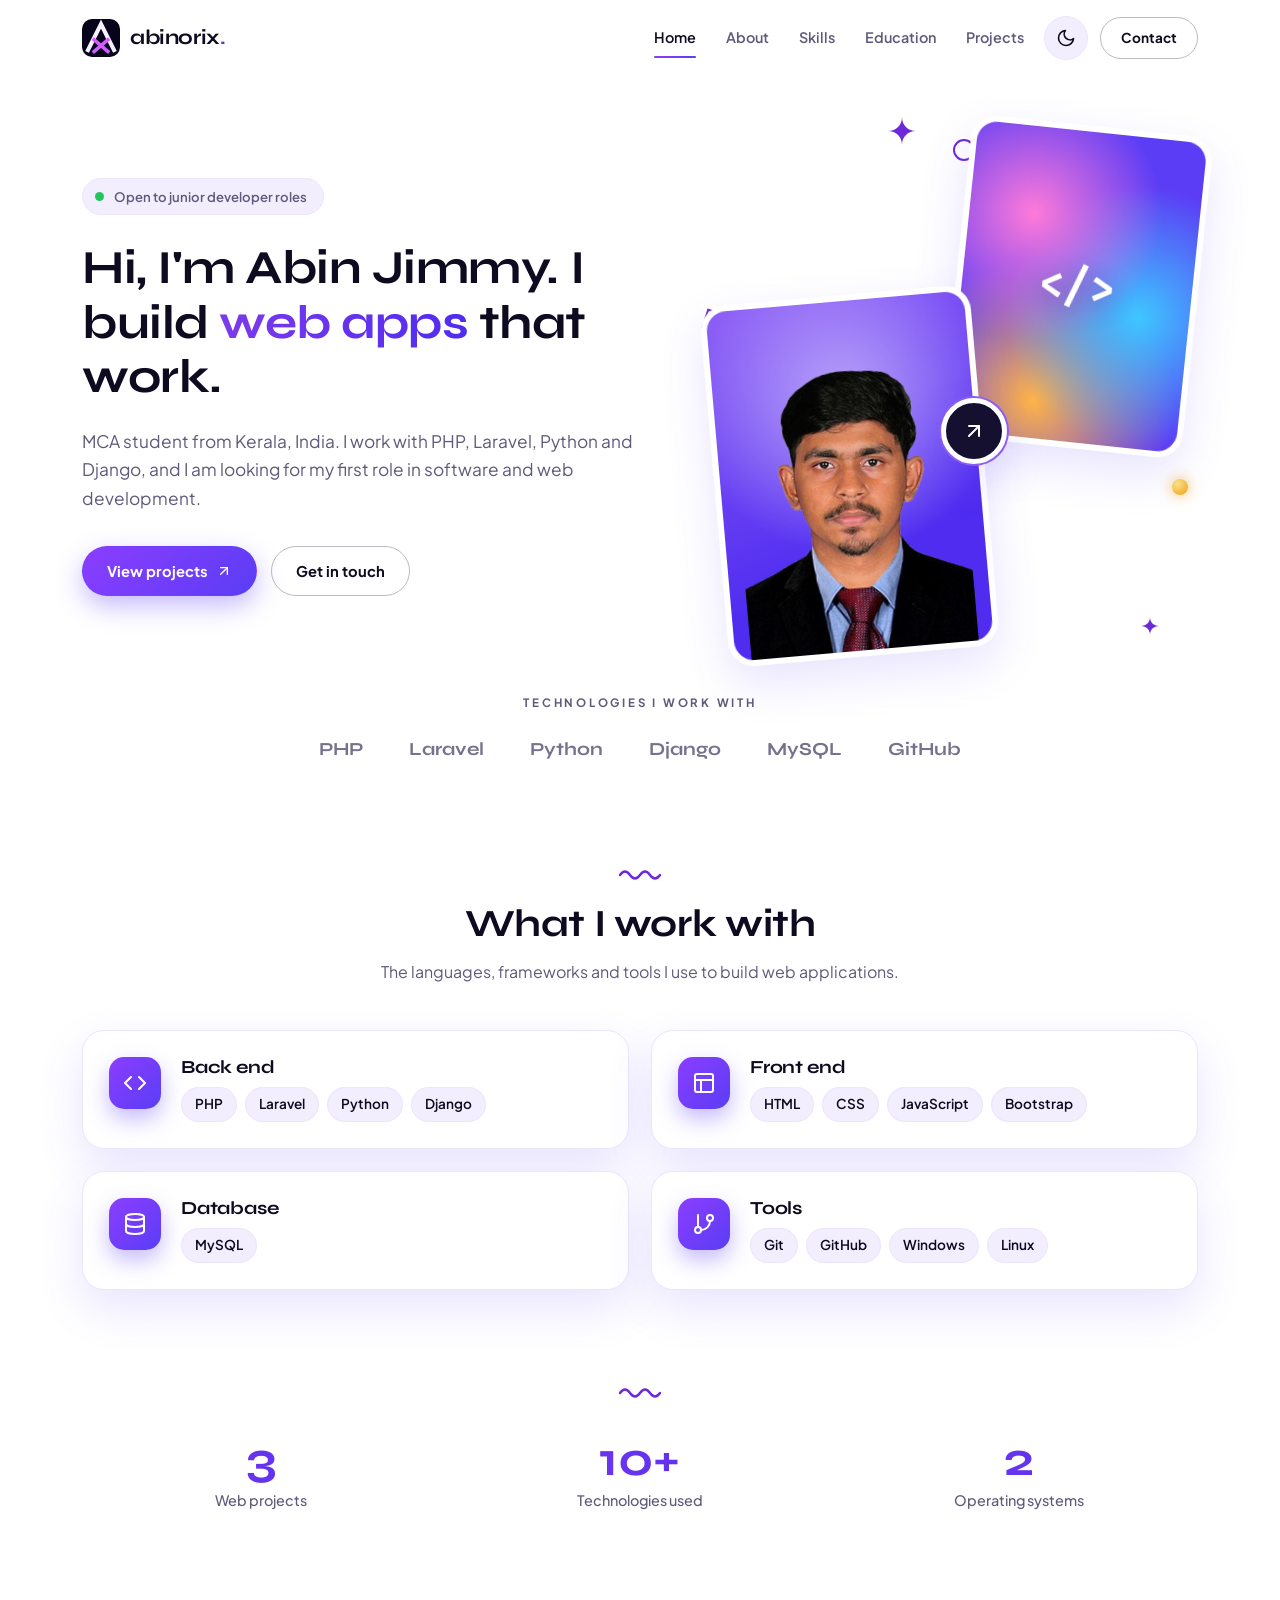
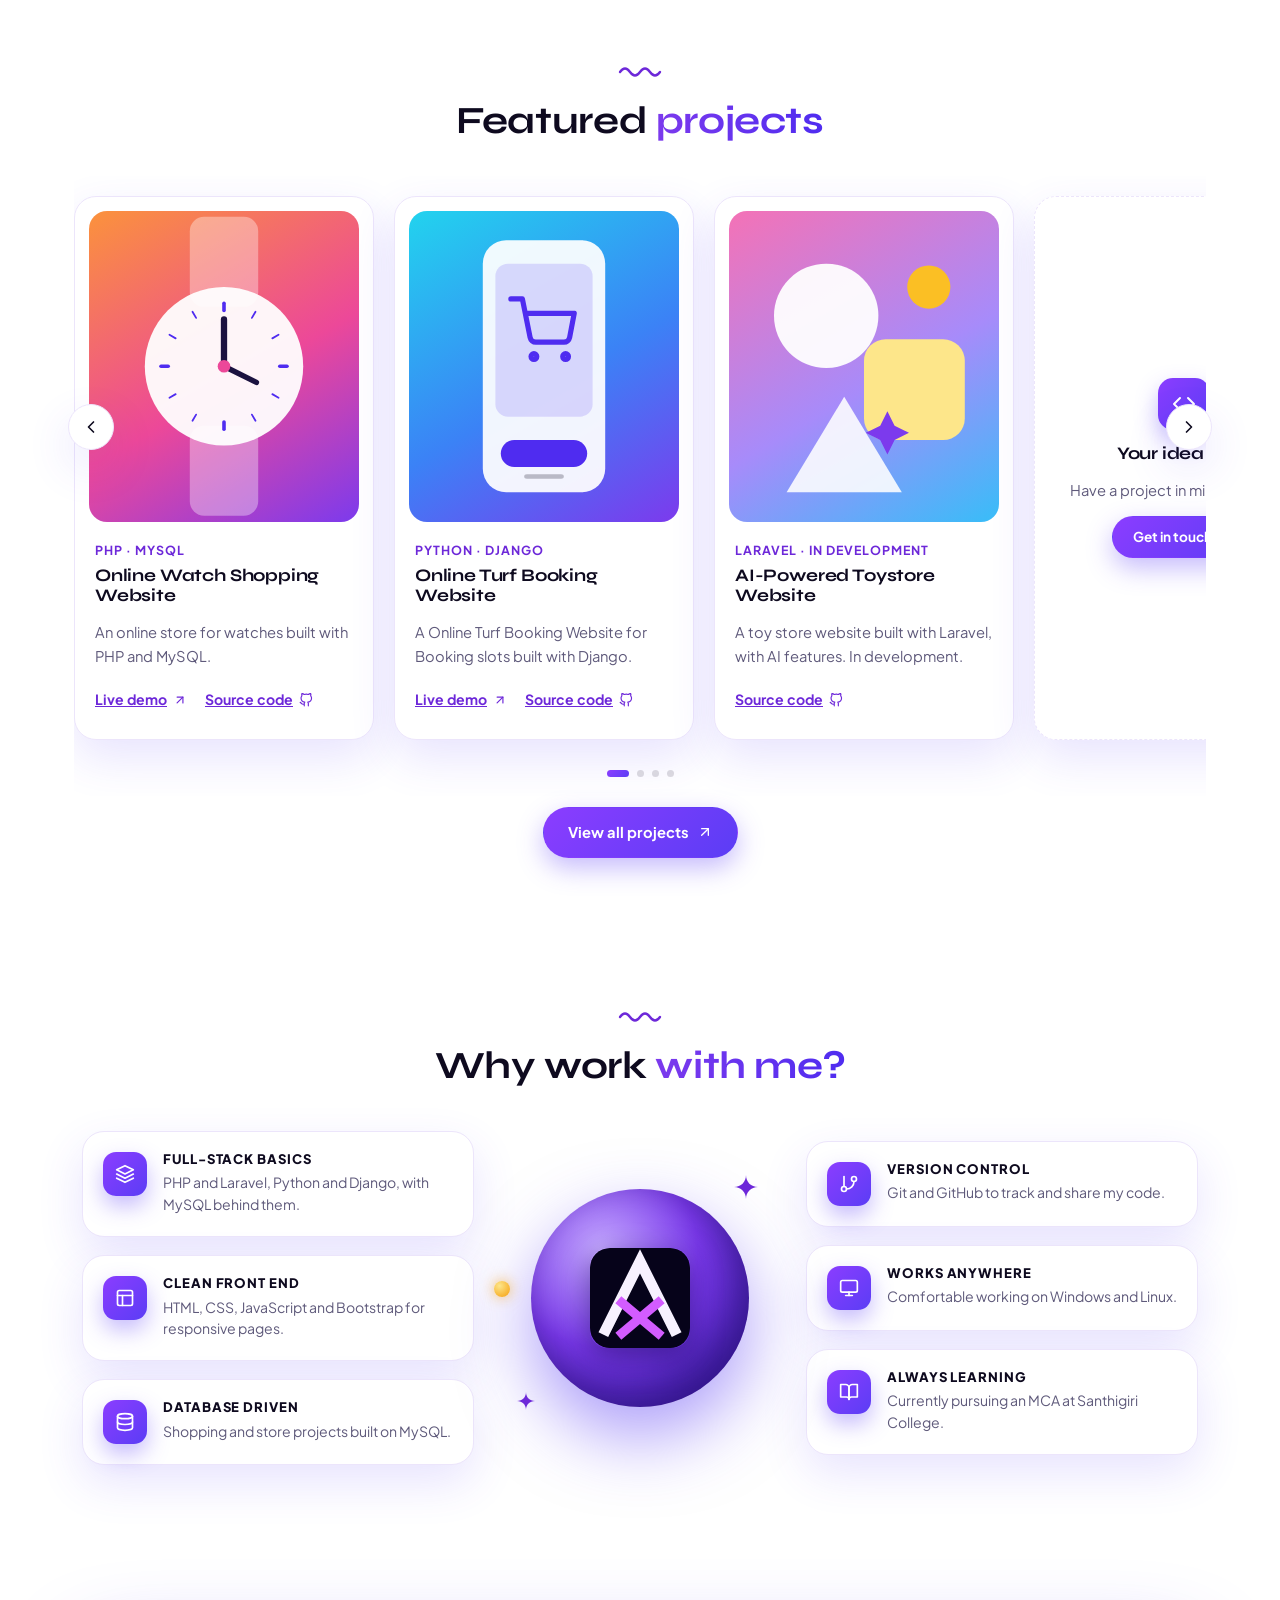
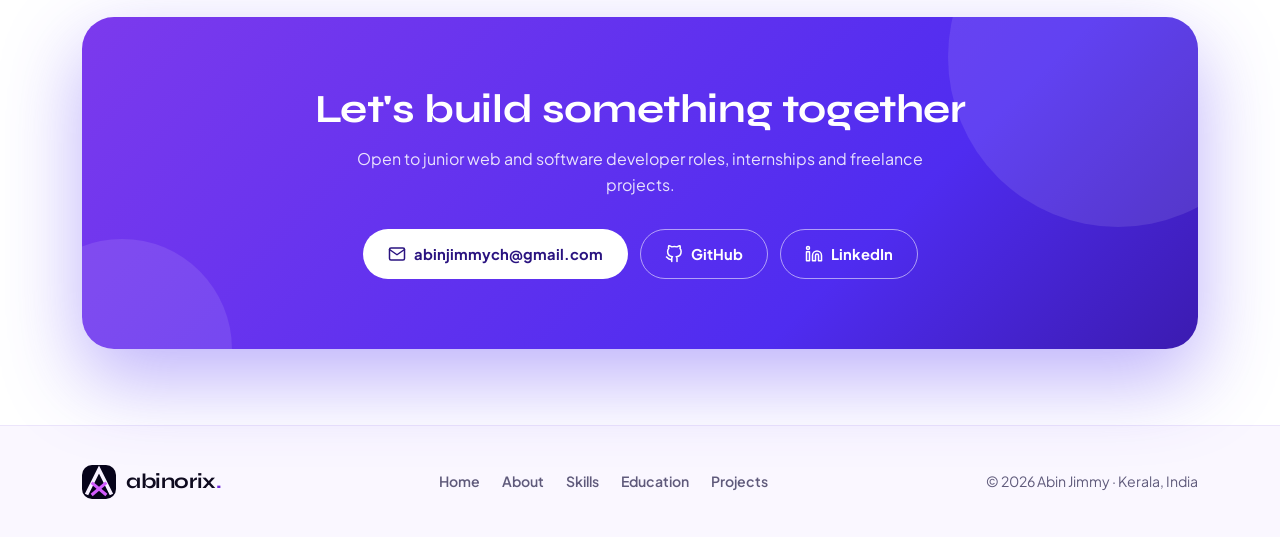
<file: index.html>
<!doctype html>
<html lang="en" data-theme="dark">
<head>
  <meta charset="utf-8">
  <meta name="viewport" content="width=device-width, initial-scale=1">
  <title>abinorix | Abin Jimmy, Web Developer</title>
  <meta name="description" content="Portfolio of Abin Jimmy, a web developer and MCA student from Kerala, India, working with PHP, Laravel, Python and Django.">
  <meta name="theme-color" content="#0c0720">
  <link rel="icon" href="assets/images/logo.svg" type="image/svg+xml">
  <link rel="preconnect" href="https://fonts.googleapis.com">
  <link rel="preconnect" href="https://fonts.gstatic.com" crossorigin>
  <link href="https://fonts.googleapis.com/css2?family=JetBrains+Mono:wght@500;600&family=Plus+Jakarta+Sans:wght@400;500;600;700&family=Syne:wght@600;700&display=swap" rel="stylesheet">
  <link rel="stylesheet" href="assets/css/style.css">
  <script>(function(){var r=document.documentElement,t;try{t=localStorage.getItem('abinorix-theme')}catch(e){}if(t!=='light'&&t!=='dark'){t=window.matchMedia&&matchMedia('(prefers-color-scheme: light)').matches?'light':'dark'}r.setAttribute('data-theme',t);r.className+=' js'})();</script>
</head>
<body>
  <div class="glow" aria-hidden="true"></div>
  <a class="skip" href="#main">Skip to content</a>

  <header class="site-header">
    <div class="wrap header-row">
      <a class="brand" href="index.html" aria-label="abinorix home">
        <img src="assets/images/logo.svg" alt="" width="38" height="38">
        <span>abinorix<span class="dot">.</span></span>
      </a>
      <nav id="site-nav" class="nav-wrap" aria-label="Main">
        <ul class="nav">
          <li><a href="index.html" aria-current="page">Home</a></li>
          <li><a href="about.html">About</a></li>
          <li><a href="skills.html">Skills</a></li>
          <li><a href="education.html">Education</a></li>
          <li><a href="projects.html">Projects</a></li>
          <li class="nav-contact"><a href="index.html#contact">Contact</a></li>
        </ul>
      </nav>
      <div class="header-actions">
        <button class="icon-btn theme-toggle" type="button" aria-label="Switch to light mode" aria-pressed="false">
          <svg class="i-sun" viewBox="0 0 24 24" fill="none" stroke="currentColor" stroke-width="2" stroke-linecap="round" stroke-linejoin="round" aria-hidden="true"><circle cx="12" cy="12" r="5"/><line x1="12" y1="1" x2="12" y2="3"/><line x1="12" y1="21" x2="12" y2="23"/><line x1="4.22" y1="4.22" x2="5.64" y2="5.64"/><line x1="18.36" y1="18.36" x2="19.78" y2="19.78"/><line x1="1" y1="12" x2="3" y2="12"/><line x1="21" y1="12" x2="23" y2="12"/><line x1="4.22" y1="19.78" x2="5.64" y2="18.36"/><line x1="18.36" y1="5.64" x2="19.78" y2="4.22"/></svg><svg class="i-moon" viewBox="0 0 24 24" fill="none" stroke="currentColor" stroke-width="2" stroke-linecap="round" stroke-linejoin="round" aria-hidden="true"><path d="M21 12.79A9 9 0 1 1 11.21 3 7 7 0 0 0 21 12.79z"/></svg>
        </button>
        <a class="btn btn-outline btn-sm" href="index.html#contact">Contact</a>
        <button class="icon-btn menu-btn" type="button" aria-expanded="false" aria-controls="site-nav" aria-label="Menu">
          <span></span><span></span><span></span>
        </button>
      </div>
    </div>
  </header>

  <main id="main">
    <section class="hero" id="top">
      <div class="wrap">
        <div class="hero-grid">
          <div class="hero-copy">
            <p class="note fade-up"><span class="pulse"></span> Open to junior developer roles</p>
            <h1 class="fade-up" style="--d:.12s">Hi, I'm Abin Jimmy. I build <span class="grad">web apps</span> that work.</h1>
            <p class="sub fade-up" style="--d:.26s">MCA student from Kerala, India. I work with PHP, Laravel, Python and Django, and I am looking for my first role in software and web development.</p>
            <div class="cta-row fade-up" style="--d:.4s">
              <a class="btn btn-primary" href="projects.html">View projects <svg viewBox="0 0 24 24" fill="none" stroke="currentColor" stroke-width="2" stroke-linecap="round" stroke-linejoin="round" aria-hidden="true"><line x1="7" y1="17" x2="17" y2="7"/><polyline points="7 7 17 7 17 17"/></svg></a>
              <a class="btn btn-outline" href="#contact">Get in touch</a>
            </div>
          </div>

          <div class="visual" aria-hidden="false">
            <div class="vcard v-art pop" style="--d:.45s"><div class="float-b"><span>&lt;/&gt;</span></div></div>
            <div class="vcard v-photo pop" style="--d:.3s">
              <img src="assets/images/abin.webp" alt="Portrait of Abin Jimmy" width="732" height="968">
            </div>
            <a class="v-badge" href="projects.html" aria-label="See my projects"><svg viewBox="0 0 24 24" fill="none" stroke="currentColor" stroke-width="2" stroke-linecap="round" stroke-linejoin="round" aria-hidden="true"><line x1="7" y1="17" x2="17" y2="7"/><polyline points="7 7 17 7 17 17"/></svg></a>
            <span class="deco spark d1"><svg viewBox="0 0 24 24" aria-hidden="true"><path d="M12 0C12 7 17 12 24 12C17 12 12 17 12 24C12 17 7 12 0 12C7 12 12 7 12 0Z"/></svg></span>
            <span class="deco spark d2"><svg viewBox="0 0 24 24" aria-hidden="true"><path d="M12 0C12 7 17 12 24 12C17 12 12 17 12 24C12 17 7 12 0 12C7 12 12 7 12 0Z"/></svg></span>
            <span class="deco d3"></span>
            <span class="deco d4"></span>
            <span class="deco coin d5"></span>
            <span class="deco coin d6"></span>
          </div>
        </div>

        <div class="tech">
          <p class="tech-label">Technologies I work with</p>
          <ul class="tech-row">
            <li>PHP</li><li>Laravel</li><li>Python</li><li>Django</li><li>MySQL</li><li>GitHub</li>
          </ul>
        </div>
      </div>
    </section>

    <section class="section" id="work">
      <div class="wrap">
        <div class="squiggle" data-r><svg viewBox="0 0 44 14" fill="none" stroke="currentColor" stroke-width="2.4" stroke-linecap="round" aria-hidden="true"><path d="M2 7 Q7 0 12 7 T22 7 T32 7 T42 7"/></svg></div>
        <h2 class="section-title" data-r>What I work with</h2>
        <p class="section-sub" data-r>The languages, frameworks and tools I use to build web applications.</p>
        <div class="grid-2 section-body">
          <div class="card wcard" data-r>
            <span class="tile"><svg viewBox="0 0 24 24" fill="none" stroke="currentColor" stroke-width="2" stroke-linecap="round" stroke-linejoin="round" aria-hidden="true"><polyline points="16 18 22 12 16 6"/><polyline points="8 6 2 12 8 18"/></svg></span>
            <div><h3>Back end</h3><ul class="tags"><li>PHP</li><li>Laravel</li><li>Python</li><li>Django</li></ul></div>
          </div>
          <div class="card wcard" data-r>
            <span class="tile"><svg viewBox="0 0 24 24" fill="none" stroke="currentColor" stroke-width="2" stroke-linecap="round" stroke-linejoin="round" aria-hidden="true"><rect x="3" y="3" width="18" height="18" rx="2"/><line x1="3" y1="9" x2="21" y2="9"/><line x1="9" y1="21" x2="9" y2="9"/></svg></span>
            <div><h3>Front end</h3><ul class="tags"><li>HTML</li><li>CSS</li><li>JavaScript</li><li>Bootstrap</li></ul></div>
          </div>
          <div class="card wcard" data-r>
            <span class="tile"><svg viewBox="0 0 24 24" fill="none" stroke="currentColor" stroke-width="2" stroke-linecap="round" stroke-linejoin="round" aria-hidden="true"><ellipse cx="12" cy="5" rx="9" ry="3"/><path d="M21 12c0 1.66-4 3-9 3s-9-1.34-9-3"/><path d="M3 5v14c0 1.66 4 3 9 3s9-1.34 9-3V5"/></svg></span>
            <div><h3>Database</h3><ul class="tags"><li>MySQL</li></ul></div>
          </div>
          <div class="card wcard" data-r>
            <span class="tile"><svg viewBox="0 0 24 24" fill="none" stroke="currentColor" stroke-width="2" stroke-linecap="round" stroke-linejoin="round" aria-hidden="true"><line x1="6" y1="3" x2="6" y2="15"/><circle cx="18" cy="6" r="3"/><circle cx="6" cy="18" r="3"/><path d="M18 9a9 9 0 0 1-9 9"/></svg></span>
            <div><h3>Tools</h3><ul class="tags"><li>Git</li><li>GitHub</li><li>Windows</li><li>Linux</li></ul></div>
          </div>
        </div>
      </div>
    </section>

    <section class="section" style="padding-top:20px">
      <div class="wrap">
        <div class="squiggle" data-r><svg viewBox="0 0 44 14" fill="none" stroke="currentColor" stroke-width="2.4" stroke-linecap="round" aria-hidden="true"><path d="M2 7 Q7 0 12 7 T22 7 T32 7 T42 7"/></svg></div>
        <ul class="stats">
          <li data-r><strong data-count="3">3</strong><span>Web projects</span></li>
          <li data-r><strong data-count="10" data-suffix="+">10+</strong><span>Technologies used</span></li>
          <li data-r><strong data-count="2">2</strong><span>Operating systems</span></li>
        </ul>
      </div>
    </section>

    <section class="section" id="projects-preview">
      <div class="wrap">
        <div class="squiggle" data-r><svg viewBox="0 0 44 14" fill="none" stroke="currentColor" stroke-width="2.4" stroke-linecap="round" aria-hidden="true"><path d="M2 7 Q7 0 12 7 T22 7 T32 7 T42 7"/></svg></div>
        <h2 class="section-title" data-r>Featured <span class="grad">projects</span></h2>
        <div class="carousel section-body" data-carousel>
          <button class="car-btn car-prev" type="button" aria-label="Previous projects"><svg viewBox="0 0 24 24" fill="none" stroke="currentColor" stroke-width="2" stroke-linecap="round" stroke-linejoin="round" aria-hidden="true"><polyline points="15 18 9 12 15 6"/></svg></button>
          <div class="track" tabindex="0" aria-label="Projects, scroll sideways">
          <article class="card pcard">
            <!-- To use a real screenshot, replace the <svg> inside .art with: <img src="assets/images/YOUR-SCREENSHOT.jpg" alt="Online Watch Shopping Website screenshot"> -->
            <div class="art art-1"><svg viewBox="0 0 300 360" preserveAspectRatio="xMidYMid slice" aria-hidden="true"><rect x="112" y="14" width="76" height="100" rx="16" fill="rgba(255,255,255,.35)"/><rect x="112" y="246" width="76" height="100" rx="16" fill="rgba(255,255,255,.35)"/><circle cx="150" cy="180" r="88" fill="rgba(255,255,255,.94)"/><line x1="150.0" y1="118.0" x2="150.0" y2="110.0" stroke="#4f2cf0" stroke-width="4" stroke-linecap="round"/><line x1="181.0" y1="126.3" x2="185.0" y2="119.4" stroke="#4f2cf0" stroke-width="2" stroke-linecap="round"/><line x1="203.7" y1="149.0" x2="210.6" y2="145.0" stroke="#4f2cf0" stroke-width="2" stroke-linecap="round"/><line x1="212.0" y1="180.0" x2="220.0" y2="180.0" stroke="#4f2cf0" stroke-width="4" stroke-linecap="round"/><line x1="203.7" y1="211.0" x2="210.6" y2="215.0" stroke="#4f2cf0" stroke-width="2" stroke-linecap="round"/><line x1="181.0" y1="233.7" x2="185.0" y2="240.6" stroke="#4f2cf0" stroke-width="2" stroke-linecap="round"/><line x1="150.0" y1="242.0" x2="150.0" y2="250.0" stroke="#4f2cf0" stroke-width="4" stroke-linecap="round"/><line x1="119.0" y1="233.7" x2="115.0" y2="240.6" stroke="#4f2cf0" stroke-width="2" stroke-linecap="round"/><line x1="96.3" y1="211.0" x2="89.4" y2="215.0" stroke="#4f2cf0" stroke-width="2" stroke-linecap="round"/><line x1="88.0" y1="180.0" x2="80.0" y2="180.0" stroke="#4f2cf0" stroke-width="4" stroke-linecap="round"/><line x1="96.3" y1="149.0" x2="89.4" y2="145.0" stroke="#4f2cf0" stroke-width="2" stroke-linecap="round"/><line x1="119.0" y1="126.3" x2="115.0" y2="119.4" stroke="#4f2cf0" stroke-width="2" stroke-linecap="round"/><line x1="150" y1="180" x2="150" y2="128" stroke="#1b1240" stroke-width="7" stroke-linecap="round"/><line x1="150" y1="180" x2="186" y2="198" stroke="#1b1240" stroke-width="6" stroke-linecap="round"/><circle cx="150" cy="180" r="7" fill="#ec4899"/></svg></div>
            <p class="meta" style="margin-top:18px">PHP · MySQL</p>
            <h3 style="margin-top:6px">Online Watch Shopping Website</h3>
            <p class="desc">An online store for watches built with PHP and MySQL.</p>
            <p class="links">
              <a href="#" aria-label="Live demo of Online Watch Shopping Website">Live demo <svg viewBox="0 0 24 24" fill="none" stroke="currentColor" stroke-width="2" stroke-linecap="round" stroke-linejoin="round" aria-hidden="true"><line x1="7" y1="17" x2="17" y2="7"/><polyline points="7 7 17 7 17 17"/></svg></a>
              <a href="#" aria-label="Source code of Online Watch Shopping Website">Source code <svg viewBox="0 0 24 24" fill="none" stroke="currentColor" stroke-width="2" stroke-linecap="round" stroke-linejoin="round" aria-hidden="true"><path d="M9 19c-5 1.5-5-2.5-7-3m14 6v-3.87a3.37 3.37 0 0 0-.94-2.61c3.14-.35 6.44-1.54 6.44-7A5.44 5.44 0 0 0 20 4.77 5.07 5.07 0 0 0 19.91 1S18.73.65 16 2.48a13.38 13.38 0 0 0-7 0C6.27.65 5.09 1 5.09 1A5.07 5.07 0 0 0 5 4.77a5.44 5.44 0 0 0-1.5 3.78c0 5.42 3.3 6.61 6.44 7A3.37 3.37 0 0 0 9 18.13V22"/></svg></a>
            </p>
          </article>
          <article class="card pcard">
            <!-- To use a real screenshot, replace the <svg> inside .art with: <img src="assets/images/YOUR-SCREENSHOT.jpg" alt="Online Mobile Shopping Cart screenshot"> -->
            <div class="art art-2"><svg viewBox="0 0 300 360" preserveAspectRatio="xMidYMid slice" aria-hidden="true"><rect x="82" y="40" width="136" height="280" rx="26" fill="rgba(255,255,255,.93)"/><rect x="96" y="66" width="108" height="170" rx="14" fill="rgba(79,44,240,.16)"/><g transform="translate(110 102) scale(3.2)" stroke="#4f2cf0" stroke-width="1.8" fill="none" stroke-linecap="round" stroke-linejoin="round"><circle cx="9" cy="21" r="1"/><circle cx="20" cy="21" r="1"/><path d="M1 1h4l2.68 13.39a2 2 0 0 0 2 1.61h9.72a2 2 0 0 0 2-1.61L23 6H6"/></g><rect x="102" y="262" width="96" height="30" rx="15" fill="#4f2cf0"/><rect x="128" y="300" width="44" height="5" rx="3" fill="rgba(14,10,31,.25)"/></svg></div>
            <p class="meta" style="margin-top:18px">Python · Django</p>
            <h3 style="margin-top:6px">Online Turf Booking Website</h3>
            <p class="desc">A Online Turf Booking Website for Booking slots built with Django.</p>
            <p class="links">
              <a href="#" aria-label="Live demo of Online Mobile Shopping Cart">Live demo <svg viewBox="0 0 24 24" fill="none" stroke="currentColor" stroke-width="2" stroke-linecap="round" stroke-linejoin="round" aria-hidden="true"><line x1="7" y1="17" x2="17" y2="7"/><polyline points="7 7 17 7 17 17"/></svg></a>
              <a href="#" aria-label="Source code of Online Mobile Shopping Cart">Source code <svg viewBox="0 0 24 24" fill="none" stroke="currentColor" stroke-width="2" stroke-linecap="round" stroke-linejoin="round" aria-hidden="true"><path d="M9 19c-5 1.5-5-2.5-7-3m14 6v-3.87a3.37 3.37 0 0 0-.94-2.61c3.14-.35 6.44-1.54 6.44-7A5.44 5.44 0 0 0 20 4.77 5.07 5.07 0 0 0 19.91 1S18.73.65 16 2.48a13.38 13.38 0 0 0-7 0C6.27.65 5.09 1 5.09 1A5.07 5.07 0 0 0 5 4.77a5.44 5.44 0 0 0-1.5 3.78c0 5.42 3.3 6.61 6.44 7A3.37 3.37 0 0 0 9 18.13V22"/></svg></a>
            </p>
          </article>
          <article class="card pcard">
            <!-- To use a real screenshot, replace the <svg> inside .art with: <img src="assets/images/YOUR-SCREENSHOT.jpg" alt="AI-Powered Toystore Website screenshot"> -->
            <div class="art art-3"><svg viewBox="0 0 300 360" preserveAspectRatio="xMidYMid slice" aria-hidden="true"><circle cx="108" cy="124" r="58" fill="rgba(255,255,255,.94)"/><rect x="150" y="150" width="112" height="112" rx="24" fill="#fde68a"/><polygon points="64,320 128,214 192,320" fill="rgba(255,255,255,.88)"/><circle cx="222" cy="92" r="24" fill="#fbbf24"/><path d="M236 190l8 16 16 8-16 8-8 16-8-16-16-8 16-8z" fill="#7c3aed" transform="translate(-60 40)"/></svg></div>
            <p class="meta" style="margin-top:18px">Laravel · In development</p>
            <h3 style="margin-top:6px">AI-Powered Toystore Website</h3>
            <p class="desc">A toy store website built with Laravel, with AI features. In development.</p>
            <p class="links">
              
              <a href="#" aria-label="Source code of AI-Powered Toystore Website">Source code <svg viewBox="0 0 24 24" fill="none" stroke="currentColor" stroke-width="2" stroke-linecap="round" stroke-linejoin="round" aria-hidden="true"><path d="M9 19c-5 1.5-5-2.5-7-3m14 6v-3.87a3.37 3.37 0 0 0-.94-2.61c3.14-.35 6.44-1.54 6.44-7A5.44 5.44 0 0 0 20 4.77 5.07 5.07 0 0 0 19.91 1S18.73.65 16 2.48a13.38 13.38 0 0 0-7 0C6.27.65 5.09 1 5.09 1A5.07 5.07 0 0 0 5 4.77a5.44 5.44 0 0 0-1.5 3.78c0 5.42 3.3 6.61 6.44 7A3.37 3.37 0 0 0 9 18.13V22"/></svg></a>
            </p>
          </article>
          <article class="card pcard cta-card">
            <span class="tile"><svg viewBox="0 0 24 24" fill="none" stroke="currentColor" stroke-width="2" stroke-linecap="round" stroke-linejoin="round" aria-hidden="true"><polyline points="16 18 22 12 16 6"/><polyline points="8 6 2 12 8 18"/></svg></span>
            <h3>Your idea next</h3>
            <p>Have a project in mind? Let's talk.</p>
            <a class="btn btn-primary btn-sm" href="index.html#contact">Get in touch <svg viewBox="0 0 24 24" fill="none" stroke="currentColor" stroke-width="2" stroke-linecap="round" stroke-linejoin="round" aria-hidden="true"><line x1="7" y1="17" x2="17" y2="7"/><polyline points="7 7 17 7 17 17"/></svg></a>
          </article>
          </div>
          <button class="car-btn car-next" type="button" aria-label="Next projects"><svg viewBox="0 0 24 24" fill="none" stroke="currentColor" stroke-width="2" stroke-linecap="round" stroke-linejoin="round" aria-hidden="true"><polyline points="9 18 15 12 9 6"/></svg></button>
          <div class="dots" aria-hidden="true"></div>
        </div>
        <div class="center"><a class="btn btn-primary" href="projects.html">View all projects <svg viewBox="0 0 24 24" fill="none" stroke="currentColor" stroke-width="2" stroke-linecap="round" stroke-linejoin="round" aria-hidden="true"><line x1="7" y1="17" x2="17" y2="7"/><polyline points="7 7 17 7 17 17"/></svg></a></div>
      </div>
    </section>

    <section class="section">
      <div class="wrap">
        <div class="squiggle" data-r><svg viewBox="0 0 44 14" fill="none" stroke="currentColor" stroke-width="2.4" stroke-linecap="round" aria-hidden="true"><path d="M2 7 Q7 0 12 7 T22 7 T32 7 T42 7"/></svg></div>
        <h2 class="section-title" data-r>Why work <span class="grad">with me?</span></h2>
        <div class="why section-body">
          <div class="why-col"><div class="card fcard" data-r><span class="tile"><svg viewBox="0 0 24 24" fill="none" stroke="currentColor" stroke-width="2" stroke-linecap="round" stroke-linejoin="round" aria-hidden="true"><polygon points="12 2 2 7 12 12 22 7 12 2"/><polyline points="2 17 12 22 22 17"/><polyline points="2 12 12 17 22 12"/></svg></span><div><h3>Full-stack basics</h3><p>PHP and Laravel, Python and Django, with MySQL behind them.</p></div></div><div class="card fcard" data-r><span class="tile"><svg viewBox="0 0 24 24" fill="none" stroke="currentColor" stroke-width="2" stroke-linecap="round" stroke-linejoin="round" aria-hidden="true"><rect x="3" y="3" width="18" height="18" rx="2"/><line x1="3" y1="9" x2="21" y2="9"/><line x1="9" y1="21" x2="9" y2="9"/></svg></span><div><h3>Clean front end</h3><p>HTML, CSS, JavaScript and Bootstrap for responsive pages.</p></div></div><div class="card fcard" data-r><span class="tile"><svg viewBox="0 0 24 24" fill="none" stroke="currentColor" stroke-width="2" stroke-linecap="round" stroke-linejoin="round" aria-hidden="true"><ellipse cx="12" cy="5" rx="9" ry="3"/><path d="M21 12c0 1.66-4 3-9 3s-9-1.34-9-3"/><path d="M3 5v14c0 1.66 4 3 9 3s9-1.34 9-3V5"/></svg></span><div><h3>Database driven</h3><p>Shopping and store projects built on MySQL.</p></div></div></div>
          <div class="orb-wrap" aria-hidden="true">
            <div class="orb"><img src="assets/images/logo.svg" alt="" width="120" height="120"></div>
            <span class="deco spark" style="top:6%;right:8%;width:24px;height:24px"><svg viewBox="0 0 24 24" aria-hidden="true"><path d="M12 0C12 7 17 12 24 12C17 12 12 17 12 24C12 17 7 12 0 12C7 12 12 7 12 0Z"/></svg></span>
            <span class="deco spark" style="bottom:10%;left:6%;width:18px;height:18px;animation-delay:-2s"><svg viewBox="0 0 24 24" aria-hidden="true"><path d="M12 0C12 7 17 12 24 12C17 12 12 17 12 24C12 17 7 12 0 12C7 12 12 7 12 0Z"/></svg></span>
            <span class="deco coin" style="top:44%;left:-2%;animation-delay:-1s"></span>
          </div>
          <div class="why-col"><div class="card fcard" data-r><span class="tile"><svg viewBox="0 0 24 24" fill="none" stroke="currentColor" stroke-width="2" stroke-linecap="round" stroke-linejoin="round" aria-hidden="true"><line x1="6" y1="3" x2="6" y2="15"/><circle cx="18" cy="6" r="3"/><circle cx="6" cy="18" r="3"/><path d="M18 9a9 9 0 0 1-9 9"/></svg></span><div><h3>Version control</h3><p>Git and GitHub to track and share my code.</p></div></div><div class="card fcard" data-r><span class="tile"><svg viewBox="0 0 24 24" fill="none" stroke="currentColor" stroke-width="2" stroke-linecap="round" stroke-linejoin="round" aria-hidden="true"><rect x="2" y="3" width="20" height="14" rx="2"/><line x1="8" y1="21" x2="16" y2="21"/><line x1="12" y1="17" x2="12" y2="21"/></svg></span><div><h3>Works anywhere</h3><p>Comfortable working on Windows and Linux.</p></div></div><div class="card fcard" data-r><span class="tile"><svg viewBox="0 0 24 24" fill="none" stroke="currentColor" stroke-width="2" stroke-linecap="round" stroke-linejoin="round" aria-hidden="true"><path d="M2 3h6a4 4 0 0 1 4 4v14a3 3 0 0 0-3-3H2z"/><path d="M22 3h-6a4 4 0 0 0-4 4v14a3 3 0 0 1 3-3h7z"/></svg></span><div><h3>Always learning</h3><p>Currently pursuing an MCA at Santhigiri College.</p></div></div></div>
        </div>
      </div>
    </section>

    <section class="section" id="contact">
      <div class="wrap">
        <div class="cta-band" data-r>
          <h2>Let's build something together</h2>
          <p>Open to junior web and software developer roles, internships and freelance projects.</p>
          <ul class="contact-list">
            <li><a class="btn btn-white" href="mailto:YOUR-EMAIL@example.com"><svg viewBox="0 0 24 24" fill="none" stroke="currentColor" stroke-width="2" stroke-linecap="round" stroke-linejoin="round" aria-hidden="true"><path d="M4 4h16c1.1 0 2 .9 2 2v12c0 1.1-.9 2-2 2H4c-1.1 0-2-.9-2-2V6c0-1.1.9-2 2-2z"/><polyline points="22,6 12,13 2,6"/></svg> abinjimmych@gmail.com</a></li>
            <li><a class="btn btn-ghost-w" href="https://github.com/abinjimmy"><svg viewBox="0 0 24 24" fill="none" stroke="currentColor" stroke-width="2" stroke-linecap="round" stroke-linejoin="round" aria-hidden="true"><path d="M9 19c-5 1.5-5-2.5-7-3m14 6v-3.87a3.37 3.37 0 0 0-.94-2.61c3.14-.35 6.44-1.54 6.44-7A5.44 5.44 0 0 0 20 4.77 5.07 5.07 0 0 0 19.91 1S18.73.65 16 2.48a13.38 13.38 0 0 0-7 0C6.27.65 5.09 1 5.09 1A5.07 5.07 0 0 0 5 4.77a5.44 5.44 0 0 0-1.5 3.78c0 5.42 3.3 6.61 6.44 7A3.37 3.37 0 0 0 9 18.13V22"/></svg> GitHub</a></li>
            <li><a class="btn btn-ghost-w" href="https://www.linkedin.com/in/abin-jimmy-53988228b/"><svg viewBox="0 0 24 24" fill="none" stroke="currentColor" stroke-width="2" stroke-linecap="round" stroke-linejoin="round" aria-hidden="true"><path d="M16 8a6 6 0 0 1 6 6v7h-4v-7a2 2 0 0 0-2-2 2 2 0 0 0-2 2v7h-4v-7a6 6 0 0 1 6-6z"/><rect x="2" y="9" width="4" height="12"/><circle cx="4" cy="4" r="2"/></svg> LinkedIn</a></li>
          </ul>
        </div>
      </div>
    </section>
  </main>

  <footer class="site-footer">
    <div class="wrap foot-row">
      <a class="brand" href="index.html" aria-label="abinorix home" style="margin-right:0">
        <img src="assets/images/logo.svg" alt="" width="34" height="34">
        <span>abinorix<span class="dot">.</span></span>
      </a>
      <ul class="foot-nav"><li><a href="index.html">Home</a></li><li><a href="about.html">About</a></li><li><a href="skills.html">Skills</a></li><li><a href="education.html">Education</a></li><li><a href="projects.html">Projects</a></li></ul>
      <p>&copy; <span id="year">2026</span> Abin Jimmy &middot; Kerala, India</p>
    </div>
  </footer>

  <script src="assets/js/main.js"></script>
</body>
</html>
</file>
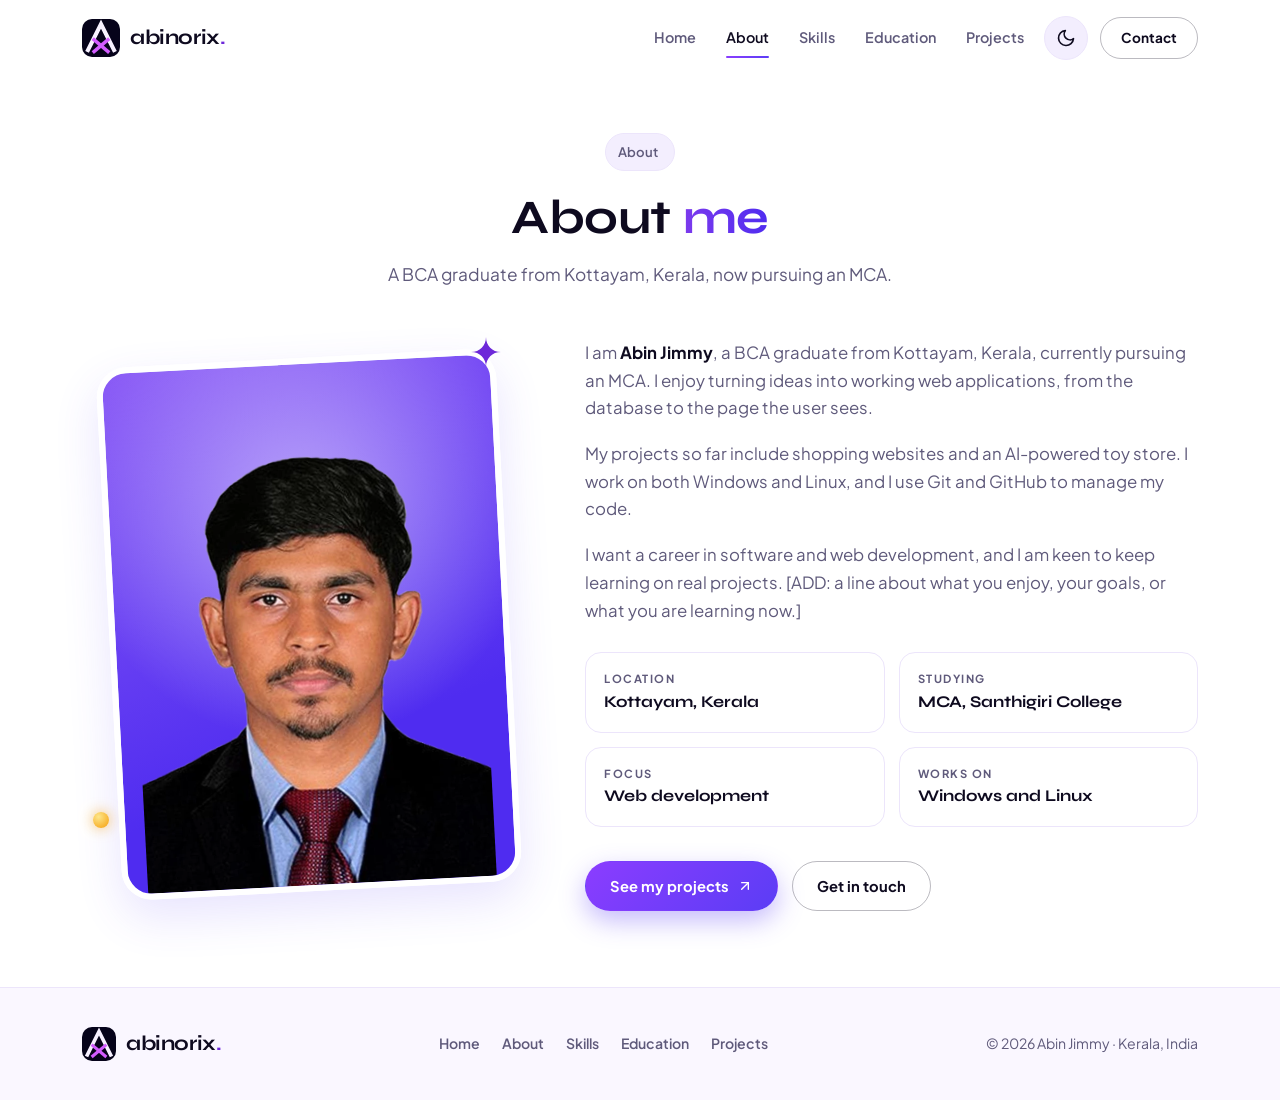
<file: about.html>
<!doctype html>
<html lang="en" data-theme="dark">
<head>
  <meta charset="utf-8">
  <meta name="viewport" content="width=device-width, initial-scale=1">
  <title>About | abinorix</title>
  <meta name="description" content="About Abin Jimmy, web developer and MCA student from Kerala, India.">
  <meta name="theme-color" content="#0c0720">
  <link rel="icon" href="assets/images/logo.svg" type="image/svg+xml">
  <link rel="preconnect" href="https://fonts.googleapis.com">
  <link rel="preconnect" href="https://fonts.gstatic.com" crossorigin>
  <link href="https://fonts.googleapis.com/css2?family=JetBrains+Mono:wght@500;600&family=Plus+Jakarta+Sans:wght@400;500;600;700&family=Syne:wght@600;700&display=swap" rel="stylesheet">
  <link rel="stylesheet" href="assets/css/style.css">
  <script>(function(){var r=document.documentElement,t;try{t=localStorage.getItem('abinorix-theme')}catch(e){}if(t!=='light'&&t!=='dark'){t=window.matchMedia&&matchMedia('(prefers-color-scheme: light)').matches?'light':'dark'}r.setAttribute('data-theme',t);r.className+=' js'})();</script>
</head>
<body>
  <div class="glow" aria-hidden="true"></div>
  <a class="skip" href="#main">Skip to content</a>

  <header class="site-header">
    <div class="wrap header-row">
      <a class="brand" href="index.html" aria-label="abinorix home">
        <img src="assets/images/logo.svg" alt="" width="38" height="38">
        <span>abinorix<span class="dot">.</span></span>
      </a>
      <nav id="site-nav" class="nav-wrap" aria-label="Main">
        <ul class="nav">
          <li><a href="index.html">Home</a></li>
          <li><a href="about.html" aria-current="page">About</a></li>
          <li><a href="skills.html">Skills</a></li>
          <li><a href="education.html">Education</a></li>
          <li><a href="projects.html">Projects</a></li>
          <li class="nav-contact"><a href="index.html#contact">Contact</a></li>
        </ul>
      </nav>
      <div class="header-actions">
        <button class="icon-btn theme-toggle" type="button" aria-label="Switch to light mode" aria-pressed="false">
          <svg class="i-sun" viewBox="0 0 24 24" fill="none" stroke="currentColor" stroke-width="2" stroke-linecap="round" stroke-linejoin="round" aria-hidden="true"><circle cx="12" cy="12" r="5"/><line x1="12" y1="1" x2="12" y2="3"/><line x1="12" y1="21" x2="12" y2="23"/><line x1="4.22" y1="4.22" x2="5.64" y2="5.64"/><line x1="18.36" y1="18.36" x2="19.78" y2="19.78"/><line x1="1" y1="12" x2="3" y2="12"/><line x1="21" y1="12" x2="23" y2="12"/><line x1="4.22" y1="19.78" x2="5.64" y2="18.36"/><line x1="18.36" y1="5.64" x2="19.78" y2="4.22"/></svg><svg class="i-moon" viewBox="0 0 24 24" fill="none" stroke="currentColor" stroke-width="2" stroke-linecap="round" stroke-linejoin="round" aria-hidden="true"><path d="M21 12.79A9 9 0 1 1 11.21 3 7 7 0 0 0 21 12.79z"/></svg>
        </button>
        <a class="btn btn-outline btn-sm" href="index.html#contact">Contact</a>
        <button class="icon-btn menu-btn" type="button" aria-expanded="false" aria-controls="site-nav" aria-label="Menu">
          <span></span><span></span><span></span>
        </button>
      </div>
    </div>
  </header>

  <main id="main">
    <section class="page-head">
      <div class="wrap">
        <p class="note fade-up">About</p>
        <h1 class="fade-up" style="--d:.12s">About <span class="grad">me</span></h1>
        <p class="sub fade-up" style="--d:.24s">A BCA graduate from Kottayam, Kerala, now pursuing an MCA.</p>
      </div>
    </section>

    <section class="section" style="padding-top:44px">
      <div class="wrap about-grid">
        <div class="portrait" data-r>
          <div class="frame"><img src="assets/images/abin.webp" alt="Portrait of Abin Jimmy" width="732" height="968"></div>
          <span class="deco spark" style="top:-4%;right:2%;width:30px;height:30px"><svg viewBox="0 0 24 24" aria-hidden="true"><path d="M12 0C12 7 17 12 24 12C17 12 12 17 12 24C12 17 7 12 0 12C7 12 12 7 12 0Z"/></svg></span>
          <span class="deco coin" style="bottom:12%;left:-4%"></span>
        </div>
        <div data-r>
          <div class="prose">
            <p>I am <strong>Abin Jimmy</strong>, a BCA graduate from Kottayam, Kerala, currently pursuing an MCA. I enjoy turning ideas into working web applications, from the database to the page the user sees.</p>
            <p>My projects so far include shopping websites and an AI-powered toy store. I work on both Windows and Linux, and I use Git and GitHub to manage my code.</p>
            <p>I want a career in software and web development, and I am keen to keep learning on real projects. [ADD: a line about what you enjoy, your goals, or what you are learning now.]</p>
          </div>
          <div class="facts">
            <div class="fact"><small>Location</small><b>Kottayam, Kerala</b></div>
            <div class="fact"><small>Studying</small><b>MCA, Santhigiri College</b></div>
            <div class="fact"><small>Focus</small><b>Web development</b></div>
            <div class="fact"><small>Works on</small><b>Windows and Linux</b></div>
          </div>
          <div class="cta-row">
            <a class="btn btn-primary" href="projects.html">See my projects <svg viewBox="0 0 24 24" fill="none" stroke="currentColor" stroke-width="2" stroke-linecap="round" stroke-linejoin="round" aria-hidden="true"><line x1="7" y1="17" x2="17" y2="7"/><polyline points="7 7 17 7 17 17"/></svg></a>
            <a class="btn btn-outline" href="index.html#contact">Get in touch</a>
          </div>
        </div>
      </div>
    </section>
  </main>

  <footer class="site-footer">
    <div class="wrap foot-row">
      <a class="brand" href="index.html" aria-label="abinorix home" style="margin-right:0">
        <img src="assets/images/logo.svg" alt="" width="34" height="34">
        <span>abinorix<span class="dot">.</span></span>
      </a>
      <ul class="foot-nav"><li><a href="index.html">Home</a></li><li><a href="about.html">About</a></li><li><a href="skills.html">Skills</a></li><li><a href="education.html">Education</a></li><li><a href="projects.html">Projects</a></li></ul>
      <p>&copy; <span id="year">2026</span> Abin Jimmy &middot; Kerala, India</p>
    </div>
  </footer>

  <script src="assets/js/main.js"></script>
</body>
</html>
</file>
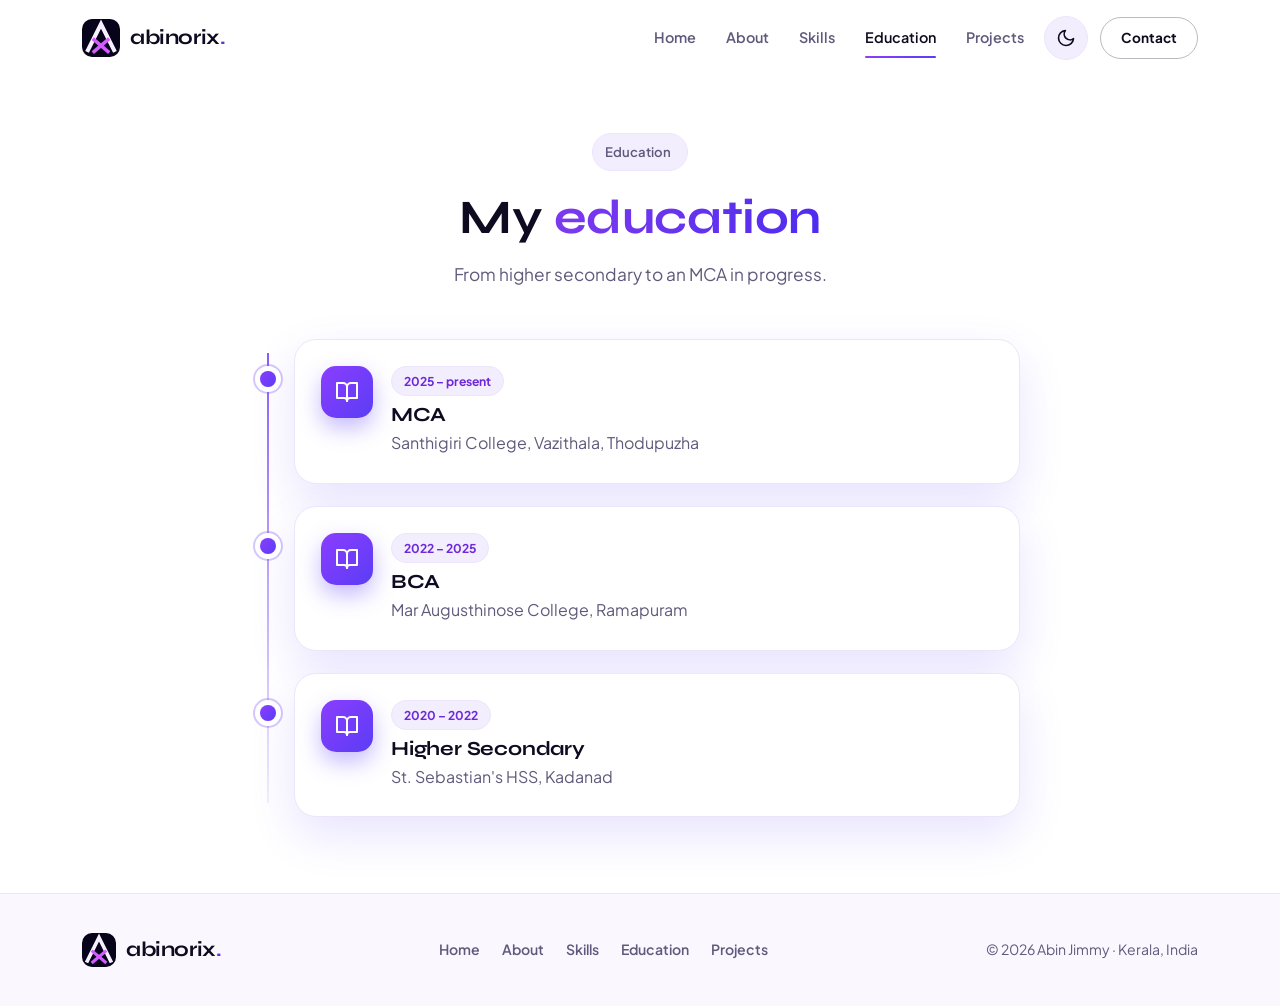
<file: education.html>
<!doctype html>
<html lang="en" data-theme="dark">
<head>
  <meta charset="utf-8">
  <meta name="viewport" content="width=device-width, initial-scale=1">
  <title>Education | abinorix</title>
  <meta name="description" content="Education of Abin Jimmy: MCA, BCA and higher secondary.">
  <meta name="theme-color" content="#0c0720">
  <link rel="icon" href="assets/images/logo.svg" type="image/svg+xml">
  <link rel="preconnect" href="https://fonts.googleapis.com">
  <link rel="preconnect" href="https://fonts.gstatic.com" crossorigin>
  <link href="https://fonts.googleapis.com/css2?family=JetBrains+Mono:wght@500;600&family=Plus+Jakarta+Sans:wght@400;500;600;700&family=Syne:wght@600;700&display=swap" rel="stylesheet">
  <link rel="stylesheet" href="assets/css/style.css">
  <script>(function(){var r=document.documentElement,t;try{t=localStorage.getItem('abinorix-theme')}catch(e){}if(t!=='light'&&t!=='dark'){t=window.matchMedia&&matchMedia('(prefers-color-scheme: light)').matches?'light':'dark'}r.setAttribute('data-theme',t);r.className+=' js'})();</script>
</head>
<body>
  <div class="glow" aria-hidden="true"></div>
  <a class="skip" href="#main">Skip to content</a>

  <header class="site-header">
    <div class="wrap header-row">
      <a class="brand" href="index.html" aria-label="abinorix home">
        <img src="assets/images/logo.svg" alt="" width="38" height="38">
        <span>abinorix<span class="dot">.</span></span>
      </a>
      <nav id="site-nav" class="nav-wrap" aria-label="Main">
        <ul class="nav">
          <li><a href="index.html">Home</a></li>
          <li><a href="about.html">About</a></li>
          <li><a href="skills.html">Skills</a></li>
          <li><a href="education.html" aria-current="page">Education</a></li>
          <li><a href="projects.html">Projects</a></li>
          <li class="nav-contact"><a href="index.html#contact">Contact</a></li>
        </ul>
      </nav>
      <div class="header-actions">
        <button class="icon-btn theme-toggle" type="button" aria-label="Switch to light mode" aria-pressed="false">
          <svg class="i-sun" viewBox="0 0 24 24" fill="none" stroke="currentColor" stroke-width="2" stroke-linecap="round" stroke-linejoin="round" aria-hidden="true"><circle cx="12" cy="12" r="5"/><line x1="12" y1="1" x2="12" y2="3"/><line x1="12" y1="21" x2="12" y2="23"/><line x1="4.22" y1="4.22" x2="5.64" y2="5.64"/><line x1="18.36" y1="18.36" x2="19.78" y2="19.78"/><line x1="1" y1="12" x2="3" y2="12"/><line x1="21" y1="12" x2="23" y2="12"/><line x1="4.22" y1="19.78" x2="5.64" y2="18.36"/><line x1="18.36" y1="5.64" x2="19.78" y2="4.22"/></svg><svg class="i-moon" viewBox="0 0 24 24" fill="none" stroke="currentColor" stroke-width="2" stroke-linecap="round" stroke-linejoin="round" aria-hidden="true"><path d="M21 12.79A9 9 0 1 1 11.21 3 7 7 0 0 0 21 12.79z"/></svg>
        </button>
        <a class="btn btn-outline btn-sm" href="index.html#contact">Contact</a>
        <button class="icon-btn menu-btn" type="button" aria-expanded="false" aria-controls="site-nav" aria-label="Menu">
          <span></span><span></span><span></span>
        </button>
      </div>
    </div>
  </header>

  <main id="main">
    <section class="page-head">
      <div class="wrap">
        <p class="note fade-up">Education</p>
        <h1 class="fade-up" style="--d:.12s">My <span class="grad">education</span></h1>
        <p class="sub fade-up" style="--d:.24s">From higher secondary to an MCA in progress.</p>
      </div>
    </section>

    <section class="section" style="padding-top:44px">
      <div class="wrap">
        <ol class="timeline">
          <li data-r>
            <div class="card edu">
              <span class="tile"><svg viewBox="0 0 24 24" fill="none" stroke="currentColor" stroke-width="2" stroke-linecap="round" stroke-linejoin="round" aria-hidden="true"><path d="M2 3h6a4 4 0 0 1 4 4v14a3 3 0 0 0-3-3H2z"/><path d="M22 3h-6a4 4 0 0 0-4 4v14a3 3 0 0 1 3-3h7z"/></svg></span>
              <div><span class="when">2025 &ndash; present</span><h3>MCA</h3><p>Santhigiri College, Vazithala, Thodupuzha</p></div>
            </div>
          </li>
          <li data-r>
            <div class="card edu">
              <span class="tile"><svg viewBox="0 0 24 24" fill="none" stroke="currentColor" stroke-width="2" stroke-linecap="round" stroke-linejoin="round" aria-hidden="true"><path d="M2 3h6a4 4 0 0 1 4 4v14a3 3 0 0 0-3-3H2z"/><path d="M22 3h-6a4 4 0 0 0-4 4v14a3 3 0 0 1 3-3h7z"/></svg></span>
              <div><span class="when">2022 &ndash; 2025</span><h3>BCA</h3><p>Mar Augusthinose College, Ramapuram</p></div>
            </div>
          </li>
          <li data-r>
            <div class="card edu">
              <span class="tile"><svg viewBox="0 0 24 24" fill="none" stroke="currentColor" stroke-width="2" stroke-linecap="round" stroke-linejoin="round" aria-hidden="true"><path d="M2 3h6a4 4 0 0 1 4 4v14a3 3 0 0 0-3-3H2z"/><path d="M22 3h-6a4 4 0 0 0-4 4v14a3 3 0 0 1 3-3h7z"/></svg></span>
              <div><span class="when">2020 &ndash; 2022</span><h3>Higher Secondary</h3><p>St. Sebastian's HSS, Kadanad</p></div>
            </div>
          </li>
        </ol>
      </div>
    </section>
  </main>

  <footer class="site-footer">
    <div class="wrap foot-row">
      <a class="brand" href="index.html" aria-label="abinorix home" style="margin-right:0">
        <img src="assets/images/logo.svg" alt="" width="34" height="34">
        <span>abinorix<span class="dot">.</span></span>
      </a>
      <ul class="foot-nav"><li><a href="index.html">Home</a></li><li><a href="about.html">About</a></li><li><a href="skills.html">Skills</a></li><li><a href="education.html">Education</a></li><li><a href="projects.html">Projects</a></li></ul>
      <p>&copy; <span id="year">2026</span> Abin Jimmy &middot; Kerala, India</p>
    </div>
  </footer>

  <script src="assets/js/main.js"></script>
</body>
</html>
</file>
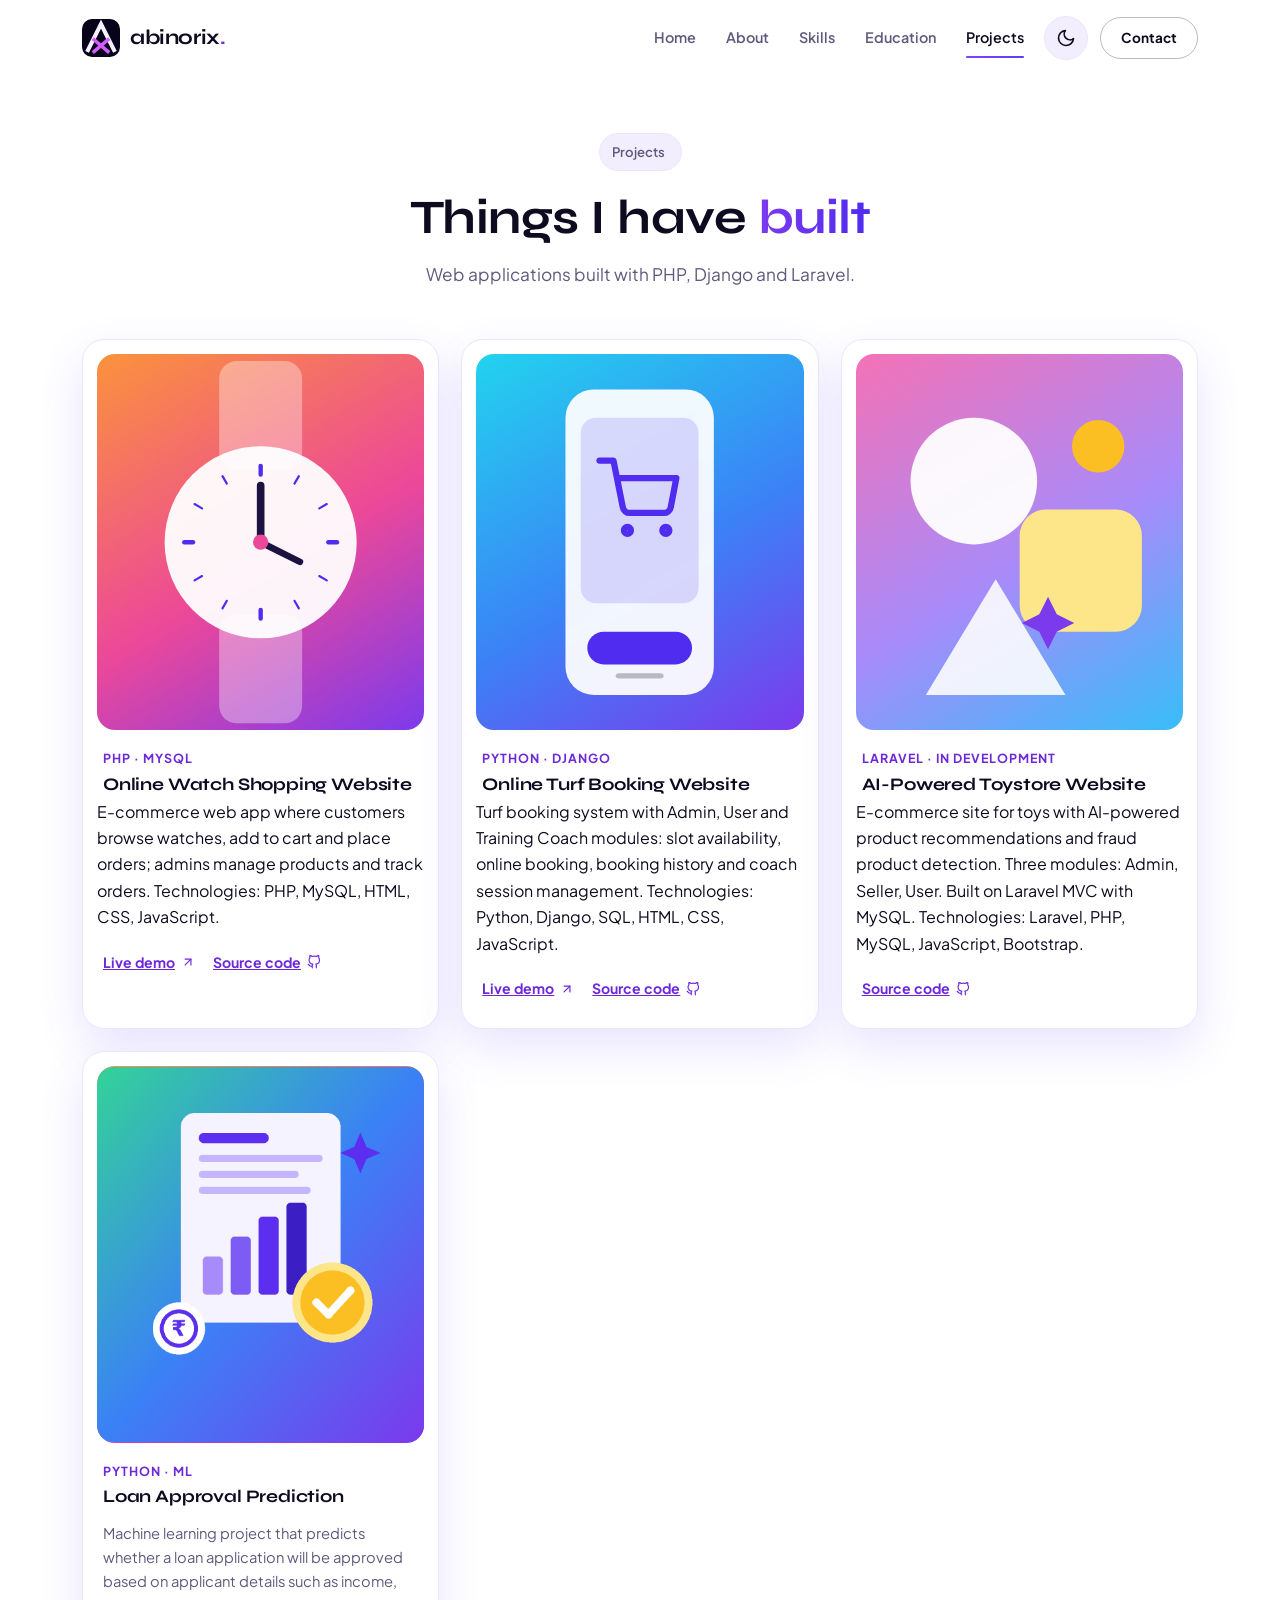
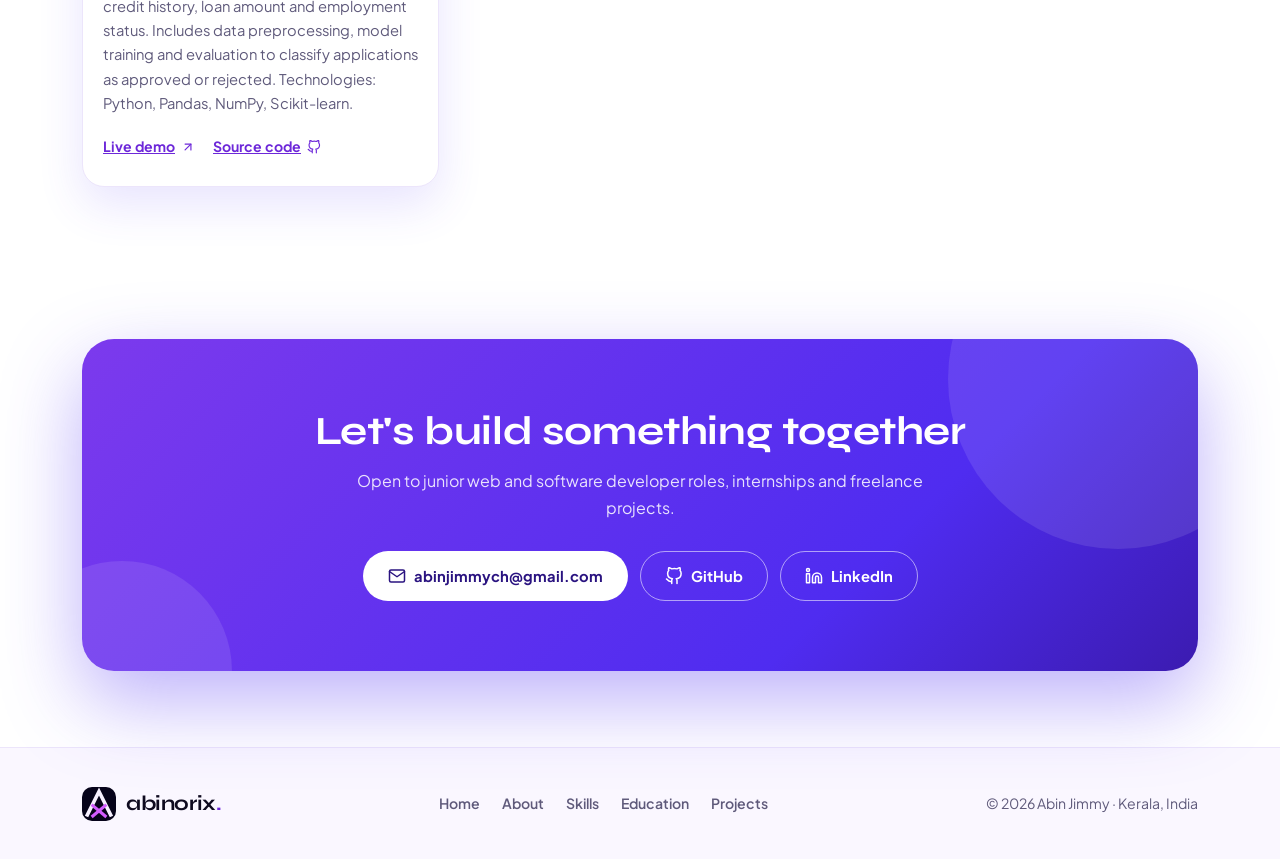
<file: projects.html>
<!doctype html>
<html lang="en" data-theme="dark">
<head>
  <meta charset="utf-8">
  <meta name="viewport" content="width=device-width, initial-scale=1">
  <title>Projects | abinorix</title>
  <meta name="description" content="Projects by Abin Jimmy: shopping websites built with PHP, Django and Laravel.">
  <meta name="theme-color" content="#0c0720">
  <link rel="icon" href="assets/images/logo.svg" type="image/svg+xml">
  <link rel="preconnect" href="https://fonts.googleapis.com">
  <link rel="preconnect" href="https://fonts.gstatic.com" crossorigin>
  <link href="https://fonts.googleapis.com/css2?family=JetBrains+Mono:wght@500;600&family=Plus+Jakarta+Sans:wght@400;500;600;700&family=Syne:wght@600;700&display=swap" rel="stylesheet">
  <link rel="stylesheet" href="assets/css/style.css">
  <script>(function(){var r=document.documentElement,t;try{t=localStorage.getItem('abinorix-theme')}catch(e){}if(t!=='light'&&t!=='dark'){t=window.matchMedia&&matchMedia('(prefers-color-scheme: light)').matches?'light':'dark'}r.setAttribute('data-theme',t);r.className+=' js'})();</script>
</head>
<body>
  <div class="glow" aria-hidden="true"></div>
  <a class="skip" href="#main">Skip to content</a>

  <header class="site-header">
    <div class="wrap header-row">
      <a class="brand" href="index.html" aria-label="abinorix home">
        <img src="assets/images/logo.svg" alt="" width="38" height="38">
        <span>abinorix<span class="dot">.</span></span>
      </a>
      <nav id="site-nav" class="nav-wrap" aria-label="Main">
        <ul class="nav">
          <li><a href="index.html">Home</a></li>
          <li><a href="about.html">About</a></li>
          <li><a href="skills.html">Skills</a></li>
          <li><a href="education.html">Education</a></li>
          <li><a href="projects.html" aria-current="page">Projects</a></li>
          <li class="nav-contact"><a href="index.html#contact">Contact</a></li>
        </ul>
      </nav>
      <div class="header-actions">
        <button class="icon-btn theme-toggle" type="button" aria-label="Switch to light mode" aria-pressed="false">
          <svg class="i-sun" viewBox="0 0 24 24" fill="none" stroke="currentColor" stroke-width="2" stroke-linecap="round" stroke-linejoin="round" aria-hidden="true"><circle cx="12" cy="12" r="5"/><line x1="12" y1="1" x2="12" y2="3"/><line x1="12" y1="21" x2="12" y2="23"/><line x1="4.22" y1="4.22" x2="5.64" y2="5.64"/><line x1="18.36" y1="18.36" x2="19.78" y2="19.78"/><line x1="1" y1="12" x2="3" y2="12"/><line x1="21" y1="12" x2="23" y2="12"/><line x1="4.22" y1="19.78" x2="5.64" y2="18.36"/><line x1="18.36" y1="5.64" x2="19.78" y2="4.22"/></svg><svg class="i-moon" viewBox="0 0 24 24" fill="none" stroke="currentColor" stroke-width="2" stroke-linecap="round" stroke-linejoin="round" aria-hidden="true"><path d="M21 12.79A9 9 0 1 1 11.21 3 7 7 0 0 0 21 12.79z"/></svg>
        </button>
        <a class="btn btn-outline btn-sm" href="index.html#contact">Contact</a>
        <button class="icon-btn menu-btn" type="button" aria-expanded="false" aria-controls="site-nav" aria-label="Menu">
          <span></span><span></span><span></span>
        </button>
      </div>
    </div>
  </header>

  <main id="main">
    <section class="page-head">
      <div class="wrap">
        <p class="note fade-up">Projects</p>
        <h1 class="fade-up" style="--d:.12s">Things I have <span class="grad">built</span></h1>
        <p class="sub fade-up" style="--d:.24s">Web applications built with PHP, Django and Laravel.</p>
      </div>
    </section>

    <section class="section" style="padding-top:44px">
      <div class="wrap">
        <div class="grid-3">
          <article class="card pcard" data-r>
            <!-- To use a real screenshot, replace the <svg> inside .art with: <img src="assets/images/YOUR-SCREENSHOT.jpg" alt="Online Watch Shopping Website screenshot"> -->
            <div class="art art-1"><svg viewBox="0 0 300 360" preserveAspectRatio="xMidYMid slice" aria-hidden="true"><rect x="112" y="14" width="76" height="100" rx="16" fill="rgba(255,255,255,.35)"/><rect x="112" y="246" width="76" height="100" rx="16" fill="rgba(255,255,255,.35)"/><circle cx="150" cy="180" r="88" fill="rgba(255,255,255,.94)"/><line x1="150.0" y1="118.0" x2="150.0" y2="110.0" stroke="#4f2cf0" stroke-width="4" stroke-linecap="round"/><line x1="181.0" y1="126.3" x2="185.0" y2="119.4" stroke="#4f2cf0" stroke-width="2" stroke-linecap="round"/><line x1="203.7" y1="149.0" x2="210.6" y2="145.0" stroke="#4f2cf0" stroke-width="2" stroke-linecap="round"/><line x1="212.0" y1="180.0" x2="220.0" y2="180.0" stroke="#4f2cf0" stroke-width="4" stroke-linecap="round"/><line x1="203.7" y1="211.0" x2="210.6" y2="215.0" stroke="#4f2cf0" stroke-width="2" stroke-linecap="round"/><line x1="181.0" y1="233.7" x2="185.0" y2="240.6" stroke="#4f2cf0" stroke-width="2" stroke-linecap="round"/><line x1="150.0" y1="242.0" x2="150.0" y2="250.0" stroke="#4f2cf0" stroke-width="4" stroke-linecap="round"/><line x1="119.0" y1="233.7" x2="115.0" y2="240.6" stroke="#4f2cf0" stroke-width="2" stroke-linecap="round"/><line x1="96.3" y1="211.0" x2="89.4" y2="215.0" stroke="#4f2cf0" stroke-width="2" stroke-linecap="round"/><line x1="88.0" y1="180.0" x2="80.0" y2="180.0" stroke="#4f2cf0" stroke-width="4" stroke-linecap="round"/><line x1="96.3" y1="149.0" x2="89.4" y2="145.0" stroke="#4f2cf0" stroke-width="2" stroke-linecap="round"/><line x1="119.0" y1="126.3" x2="115.0" y2="119.4" stroke="#4f2cf0" stroke-width="2" stroke-linecap="round"/><line x1="150" y1="180" x2="150" y2="128" stroke="#1b1240" stroke-width="7" stroke-linecap="round"/><line x1="150" y1="180" x2="186" y2="198" stroke="#1b1240" stroke-width="6" stroke-linecap="round"/><circle cx="150" cy="180" r="7" fill="#ec4899"/></svg></div>
            <p class="meta" style="margin-top:18px">PHP · MySQL</p>
            <h3 style="margin-top:6px">Online Watch Shopping Website</h3>
            <p>E-commerce web app where customers browse watches, add to cart and place orders; admins manage products and track orders. Technologies: PHP, MySQL, HTML, CSS, JavaScript.</p>
            <p class="links">
              <a href="#" aria-label="Live demo of Online Watch Shopping Website">Live demo <svg viewBox="0 0 24 24" fill="none" stroke="currentColor" stroke-width="2" stroke-linecap="round" stroke-linejoin="round" aria-hidden="true"><line x1="7" y1="17" x2="17" y2="7"/><polyline points="7 7 17 7 17 17"/></svg></a>
              <a href="#" aria-label="Source code of Online Watch Shopping Website">Source code <svg viewBox="0 0 24 24" fill="none" stroke="currentColor" stroke-width="2" stroke-linecap="round" stroke-linejoin="round" aria-hidden="true"><path d="M9 19c-5 1.5-5-2.5-7-3m14 6v-3.87a3.37 3.37 0 0 0-.94-2.61c3.14-.35 6.44-1.54 6.44-7A5.44 5.44 0 0 0 20 4.77 5.07 5.07 0 0 0 19.91 1S18.73.65 16 2.48a13.38 13.38 0 0 0-7 0C6.27.65 5.09 1 5.09 1A5.07 5.07 0 0 0 5 4.77a5.44 5.44 0 0 0-1.5 3.78c0 5.42 3.3 6.61 6.44 7A3.37 3.37 0 0 0 9 18.13V22"/></svg></a>
            </p>
          </article>
          <article class="card pcard" data-r>
            <!-- To use a real screenshot, replace the <svg> inside .art with: <img src="assets/images/YOUR-SCREENSHOT.jpg" alt="Online Mobile Shopping Cart screenshot"> -->
            <div class="art art-2"><svg viewBox="0 0 300 360" preserveAspectRatio="xMidYMid slice" aria-hidden="true"><rect x="82" y="40" width="136" height="280" rx="26" fill="rgba(255,255,255,.93)"/><rect x="96" y="66" width="108" height="170" rx="14" fill="rgba(79,44,240,.16)"/><g transform="translate(110 102) scale(3.2)" stroke="#4f2cf0" stroke-width="1.8" fill="none" stroke-linecap="round" stroke-linejoin="round"><circle cx="9" cy="21" r="1"/><circle cx="20" cy="21" r="1"/><path d="M1 1h4l2.68 13.39a2 2 0 0 0 2 1.61h9.72a2 2 0 0 0 2-1.61L23 6H6"/></g><rect x="102" y="262" width="96" height="30" rx="15" fill="#4f2cf0"/><rect x="128" y="300" width="44" height="5" rx="3" fill="rgba(14,10,31,.25)"/></svg></div>
            <p class="meta" style="margin-top:18px">Python · Django</p>
            <h3 style="margin-top:6px">Online Turf Booking Website</h3>
            <p>Turf booking system with Admin, User and Training Coach modules: slot availability, online booking, booking history and coach session management. Technologies: Python, Django, SQL, HTML, CSS, JavaScript.</p>
            <p class="links">
              <a href="#" aria-label="Live demo of Online Turf Booking Website">Live demo <svg viewBox="0 0 24 24" fill="none" stroke="currentColor" stroke-width="2" stroke-linecap="round" stroke-linejoin="round" aria-hidden="true"><line x1="7" y1="17" x2="17" y2="7"/><polyline points="7 7 17 7 17 17"/></svg></a>
              <a href="#" aria-label="Source code of Online Turf Booking Website">Source code <svg viewBox="0 0 24 24" fill="none" stroke="currentColor" stroke-width="2" stroke-linecap="round" stroke-linejoin="round" aria-hidden="true"><path d="M9 19c-5 1.5-5-2.5-7-3m14 6v-3.87a3.37 3.37 0 0 0-.94-2.61c3.14-.35 6.44-1.54 6.44-7A5.44 5.44 0 0 0 20 4.77 5.07 5.07 0 0 0 19.91 1S18.73.65 16 2.48a13.38 13.38 0 0 0-7 0C6.27.65 5.09 1 5.09 1A5.07 5.07 0 0 0 5 4.77a5.44 5.44 0 0 0-1.5 3.78c0 5.42 3.3 6.61 6.44 7A3.37 3.37 0 0 0 9 18.13V22"/></svg></a>
            </p>
          </article>
          <article class="card pcard" data-r>
            <!-- To use a real screenshot, replace the <svg> inside .art with: <img src="assets/images/YOUR-SCREENSHOT.jpg" alt="AI-Powered Toystore Website screenshot"> -->
            <div class="art art-3"><svg viewBox="0 0 300 360" preserveAspectRatio="xMidYMid slice" aria-hidden="true"><circle cx="108" cy="124" r="58" fill="rgba(255,255,255,.94)"/><rect x="150" y="150" width="112" height="112" rx="24" fill="#fde68a"/><polygon points="64,320 128,214 192,320" fill="rgba(255,255,255,.88)"/><circle cx="222" cy="92" r="24" fill="#fbbf24"/><path d="M236 190l8 16 16 8-16 8-8 16-8-16-16-8 16-8z" fill="#7c3aed" transform="translate(-60 40)"/></svg></div>
            <p class="meta" style="margin-top:18px">Laravel · In development</p>
            <h3 style="margin-top:6px">AI-Powered Toystore Website</h3>
            <p>E-commerce site for toys with AI-powered product recommendations and fraud product detection. Three modules: Admin, Seller, User. Built on Laravel MVC with MySQL. Technologies: Laravel, PHP, MySQL, JavaScript, Bootstrap.</p>
            <p class="links">
              
              <a href="#" aria-label="Source code of AI-Powered Toystore Website">Source code <svg viewBox="0 0 24 24" fill="none" stroke="currentColor" stroke-width="2" stroke-linecap="round" stroke-linejoin="round" aria-hidden="true"><path d="M9 19c-5 1.5-5-2.5-7-3m14 6v-3.87a3.37 3.37 0 0 0-.94-2.61c3.14-.35 6.44-1.54 6.44-7A5.44 5.44 0 0 0 20 4.77 5.07 5.07 0 0 0 19.91 1S18.73.65 16 2.48a13.38 13.38 0 0 0-7 0C6.27.65 5.09 1 5.09 1A5.07 5.07 0 0 0 5 4.77a5.44 5.44 0 0 0-1.5 3.78c0 5.42 3.3 6.61 6.44 7A3.37 3.37 0 0 0 9 18.13V22"/></svg></a>
            </p>
          </article>
          <article class="card pcard" data-r>
  <div class="art art-1">
    <img src="assets/images/loan-card.png" alt="Loan Approval Prediction screenshot">
  </div>
  <p class="meta" style="margin-top:18px">Python · ML</p>
  <h3 style="margin-top:6px">Loan Approval Prediction</h3>
  <p class="desc">Machine learning project that predicts whether a loan application will be approved based on applicant details such as income, credit history, loan amount and employment status. Includes data preprocessing, model training and evaluation to classify applications as approved or rejected. Technologies: Python, Pandas, NumPy, Scikit-learn.</p>
  <p class="links">
    <a href="https://YOUR-LIVE-LINK" aria-label="Live demo of PROJECT NAME">Live demo
      <svg viewBox="0 0 24 24" fill="none" stroke="currentColor" stroke-width="2" stroke-linecap="round" stroke-linejoin="round" aria-hidden="true"><line x1="7" y1="17" x2="17" y2="7"/><polyline points="7 7 17 7 17 17"/></svg>
    </a>
    <a href="https://github.com/YOUR-USERNAME/YOUR-REPO" aria-label="Source code of PROJECT NAME">Source code
      <svg viewBox="0 0 24 24" fill="none" stroke="currentColor" stroke-width="2" stroke-linecap="round" stroke-linejoin="round" aria-hidden="true"><path d="M9 19c-5 1.5-5-2.5-7-3m14 6v-3.87a3.37 3.37 0 0 0-.94-2.61c3.14-.35 6.44-1.54 6.44-7A5.44 5.44 0 0 0 20 4.77 5.07 5.07 0 0 0 19.91 1S18.73.65 16 2.48a13.38 13.38 0 0 0-7 0C6.27.65 5.09 1 5.09 1A5.07 5.07 0 0 0 5 4.77a5.44 5.44 0 0 0-1.5 3.78c0 5.42 3.3 6.61 6.44 7A3.37 3.37 0 0 0 9 18.13V22"/></svg>
    </a>
  </p>
</article>
        </div>
      </div>
    </section>

    <section class="section" id="contact">
      <div class="wrap">
        <div class="cta-band" data-r>
          <h2>Let's build something together</h2>
          <p>Open to junior web and software developer roles, internships and freelance projects.</p>
          <ul class="contact-list">
            <li><a class="btn btn-white" href="mailto:YOUR-EMAIL@example.com"><svg viewBox="0 0 24 24" fill="none" stroke="currentColor" stroke-width="2" stroke-linecap="round" stroke-linejoin="round" aria-hidden="true"><path d="M4 4h16c1.1 0 2 .9 2 2v12c0 1.1-.9 2-2 2H4c-1.1 0-2-.9-2-2V6c0-1.1.9-2 2-2z"/><polyline points="22,6 12,13 2,6"/></svg> abinjimmych@gmail.com</a></li>
            <li><a class="btn btn-ghost-w" href="https://github.com/abinjimmy"><svg viewBox="0 0 24 24" fill="none" stroke="currentColor" stroke-width="2" stroke-linecap="round" stroke-linejoin="round" aria-hidden="true"><path d="M9 19c-5 1.5-5-2.5-7-3m14 6v-3.87a3.37 3.37 0 0 0-.94-2.61c3.14-.35 6.44-1.54 6.44-7A5.44 5.44 0 0 0 20 4.77 5.07 5.07 0 0 0 19.91 1S18.73.65 16 2.48a13.38 13.38 0 0 0-7 0C6.27.65 5.09 1 5.09 1A5.07 5.07 0 0 0 5 4.77a5.44 5.44 0 0 0-1.5 3.78c0 5.42 3.3 6.61 6.44 7A3.37 3.37 0 0 0 9 18.13V22"/></svg> GitHub</a></li>
            <li><a class="btn btn-ghost-w" href="https://www.linkedin.com/in/abin-jimmy-53988228b/"><svg viewBox="0 0 24 24" fill="none" stroke="currentColor" stroke-width="2" stroke-linecap="round" stroke-linejoin="round" aria-hidden="true"><path d="M16 8a6 6 0 0 1 6 6v7h-4v-7a2 2 0 0 0-2-2 2 2 0 0 0-2 2v7h-4v-7a6 6 0 0 1 6-6z"/><rect x="2" y="9" width="4" height="12"/><circle cx="4" cy="4" r="2"/></svg> LinkedIn</a></li>
          </ul>
        </div>
      </div>
    </section>
  </main>

  <footer class="site-footer">
    <div class="wrap foot-row">
      <a class="brand" href="index.html" aria-label="abinorix home" style="margin-right:0">
        <img src="assets/images/logo.svg" alt="" width="34" height="34">
        <span>abinorix<span class="dot">.</span></span>
      </a>
      <ul class="foot-nav"><li><a href="index.html">Home</a></li><li><a href="about.html">About</a></li><li><a href="skills.html">Skills</a></li><li><a href="education.html">Education</a></li><li><a href="projects.html">Projects</a></li></ul>
      <p>&copy; <span id="year">2026</span> Abin Jimmy &middot; Kerala, India</p>
    </div>
  </footer>

  <script src="assets/js/main.js"></script>
</body>
</html>
</file>
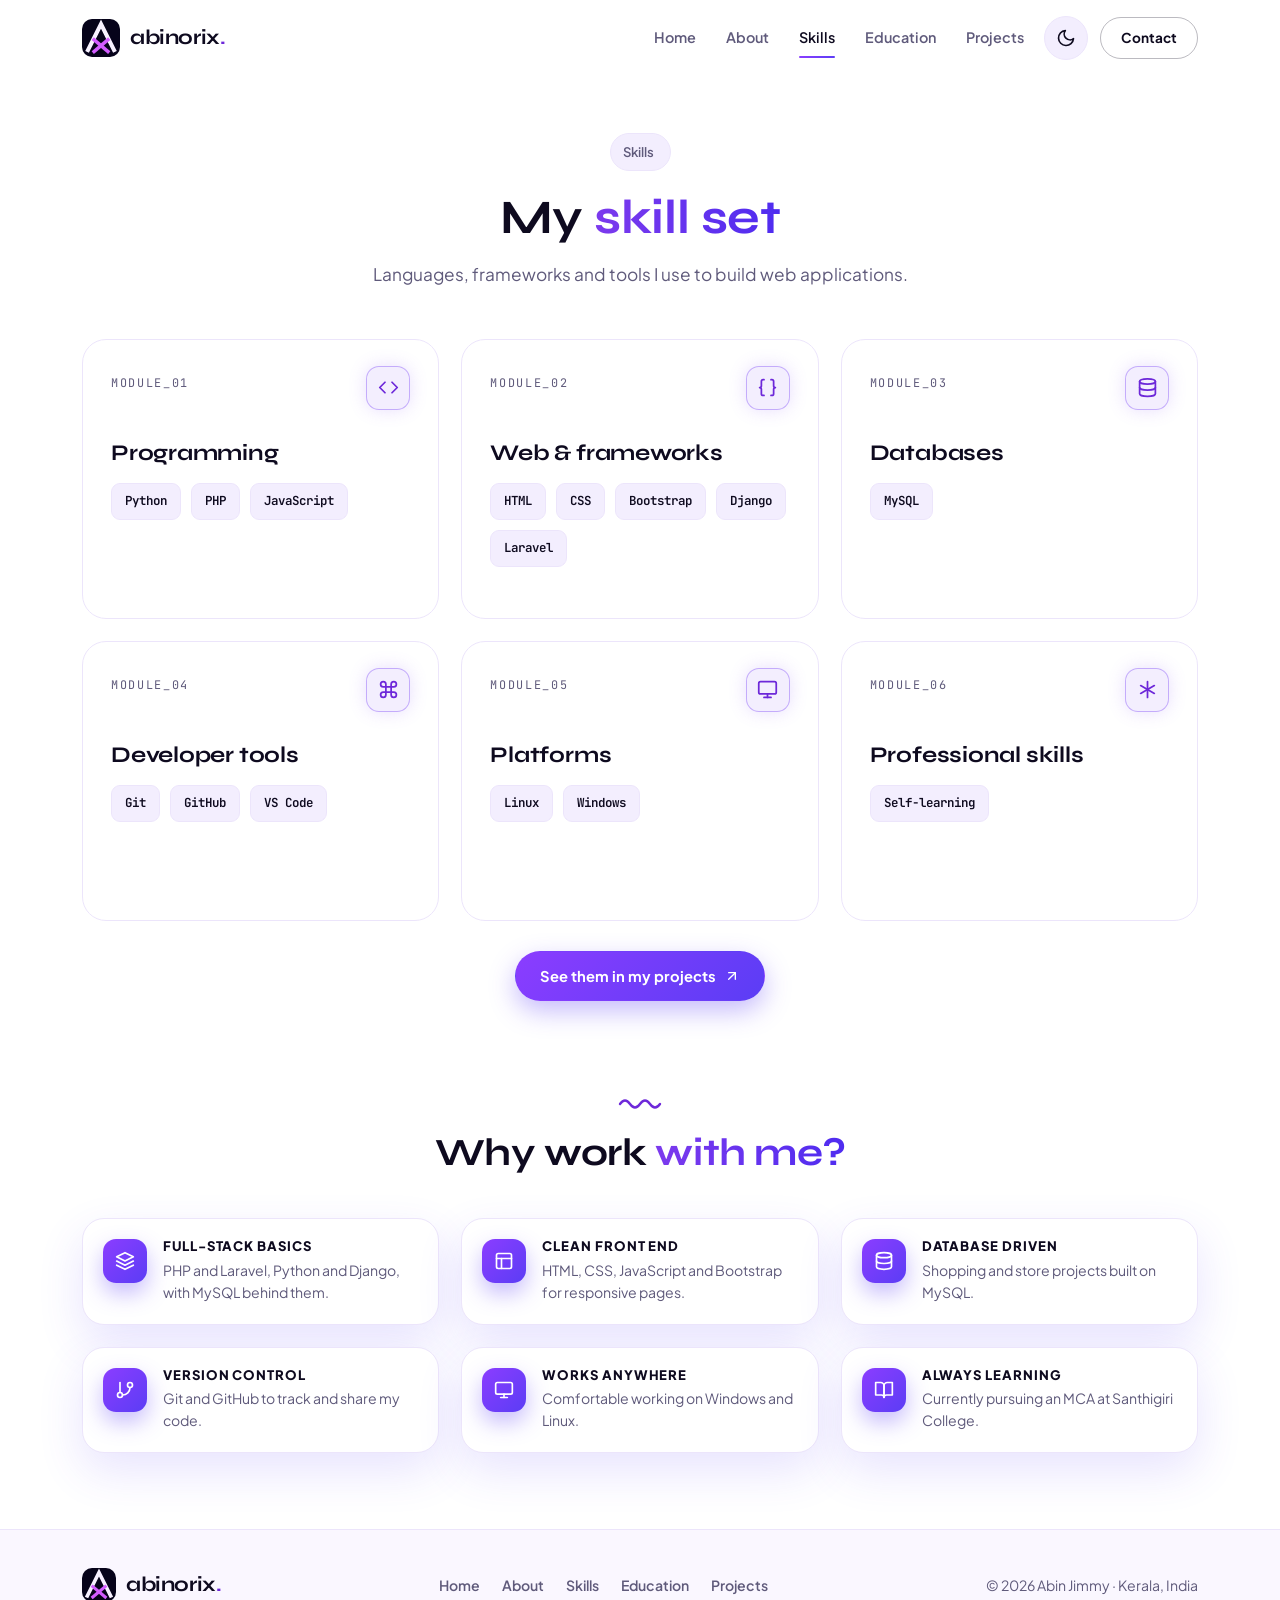
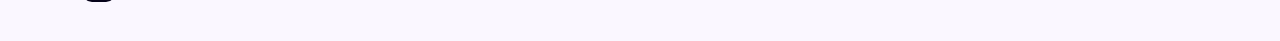
<file: skills.html>
<!doctype html>
<html lang="en" data-theme="dark">
<head>
  <meta charset="utf-8">
  <meta name="viewport" content="width=device-width, initial-scale=1">
  <title>Skills | abinorix</title>
  <meta name="description" content="Skills of Abin Jimmy: PHP, Laravel, Python, Django, JavaScript, HTML, CSS, Bootstrap, MySQL, Git and GitHub.">
  <meta name="theme-color" content="#0c0720">
  <link rel="icon" href="assets/images/logo.svg" type="image/svg+xml">
  <link rel="preconnect" href="https://fonts.googleapis.com">
  <link rel="preconnect" href="https://fonts.gstatic.com" crossorigin>
  <link href="https://fonts.googleapis.com/css2?family=JetBrains+Mono:wght@500;600&family=Plus+Jakarta+Sans:wght@400;500;600;700&family=Syne:wght@600;700&display=swap" rel="stylesheet">
  <link rel="stylesheet" href="assets/css/style.css">
  <script>(function(){var r=document.documentElement,t;try{t=localStorage.getItem('abinorix-theme')}catch(e){}if(t!=='light'&&t!=='dark'){t=window.matchMedia&&matchMedia('(prefers-color-scheme: light)').matches?'light':'dark'}r.setAttribute('data-theme',t);r.className+=' js'})();</script>
</head>
<body>
  <div class="glow" aria-hidden="true"></div>
  <a class="skip" href="#main">Skip to content</a>

  <header class="site-header">
    <div class="wrap header-row">
      <a class="brand" href="index.html" aria-label="abinorix home">
        <img src="assets/images/logo.svg" alt="" width="38" height="38">
        <span>abinorix<span class="dot">.</span></span>
      </a>
      <nav id="site-nav" class="nav-wrap" aria-label="Main">
        <ul class="nav">
          <li><a href="index.html">Home</a></li>
          <li><a href="about.html">About</a></li>
          <li><a href="skills.html" aria-current="page">Skills</a></li>
          <li><a href="education.html">Education</a></li>
          <li><a href="projects.html">Projects</a></li>
          <li class="nav-contact"><a href="index.html#contact">Contact</a></li>
        </ul>
      </nav>
      <div class="header-actions">
        <button class="icon-btn theme-toggle" type="button" aria-label="Switch to light mode" aria-pressed="false">
          <svg class="i-sun" viewBox="0 0 24 24" fill="none" stroke="currentColor" stroke-width="2" stroke-linecap="round" stroke-linejoin="round" aria-hidden="true"><circle cx="12" cy="12" r="5"/><line x1="12" y1="1" x2="12" y2="3"/><line x1="12" y1="21" x2="12" y2="23"/><line x1="4.22" y1="4.22" x2="5.64" y2="5.64"/><line x1="18.36" y1="18.36" x2="19.78" y2="19.78"/><line x1="1" y1="12" x2="3" y2="12"/><line x1="21" y1="12" x2="23" y2="12"/><line x1="4.22" y1="19.78" x2="5.64" y2="18.36"/><line x1="18.36" y1="5.64" x2="19.78" y2="4.22"/></svg><svg class="i-moon" viewBox="0 0 24 24" fill="none" stroke="currentColor" stroke-width="2" stroke-linecap="round" stroke-linejoin="round" aria-hidden="true"><path d="M21 12.79A9 9 0 1 1 11.21 3 7 7 0 0 0 21 12.79z"/></svg>
        </button>
        <a class="btn btn-outline btn-sm" href="index.html#contact">Contact</a>
        <button class="icon-btn menu-btn" type="button" aria-expanded="false" aria-controls="site-nav" aria-label="Menu">
          <span></span><span></span><span></span>
        </button>
      </div>
    </div>
  </header>

  <main id="main">
    <section class="page-head">
      <div class="wrap">
        <p class="note fade-up">Skills</p>
        <h1 class="fade-up" style="--d:.12s">My <span class="grad">skill set</span></h1>
        <p class="sub fade-up" style="--d:.24s">Languages, frameworks and tools I use to build web applications.</p>
      </div>
    </section>

    <section class="section" style="padding-top:44px">
      <div class="wrap skills-stage">
        <div class="modules">
          <article class="module" data-r>
            <span class="ring" aria-hidden="true"></span>
            <div class="module-top"><span class="module-id">MODULE_01</span><span class="module-ico"><svg viewBox="0 0 24 24" fill="none" stroke="currentColor" stroke-width="2" stroke-linecap="round" stroke-linejoin="round" aria-hidden="true"><polyline points="16 18 22 12 16 6"/><polyline points="8 6 2 12 8 18"/></svg></span></div>
            <h3>Programming</h3>
            <ul class="chips"><li style="--i:0">Python</li><li style="--i:1">PHP</li><li style="--i:2">JavaScript</li></ul>
          </article><article class="module" data-r>
            <span class="ring" aria-hidden="true"></span>
            <div class="module-top"><span class="module-id">MODULE_02</span><span class="module-ico"><svg viewBox="0 0 24 24" fill="none" stroke="currentColor" stroke-width="2" stroke-linecap="round" stroke-linejoin="round" aria-hidden="true"><path d="M8 3H7a2 2 0 0 0-2 2v5a2 2 0 0 1-2 2 2 2 0 0 1 2 2v5a2 2 0 0 0 2 2h1"/><path d="M16 3h1a2 2 0 0 1 2 2v5a2 2 0 0 0 2 2 2 2 0 0 0-2 2v5a2 2 0 0 1-2 2h-1"/></svg></span></div>
            <h3>Web &amp; frameworks</h3>
            <ul class="chips"><li style="--i:0">HTML</li><li style="--i:1">CSS</li><li style="--i:2">Bootstrap</li><li style="--i:3">Django</li><li style="--i:4">Laravel</li></ul>
          </article><article class="module" data-r>
            <span class="ring" aria-hidden="true"></span>
            <div class="module-top"><span class="module-id">MODULE_03</span><span class="module-ico"><svg viewBox="0 0 24 24" fill="none" stroke="currentColor" stroke-width="2" stroke-linecap="round" stroke-linejoin="round" aria-hidden="true"><ellipse cx="12" cy="5" rx="9" ry="3"/><path d="M21 12c0 1.66-4 3-9 3s-9-1.34-9-3"/><path d="M3 5v14c0 1.66 4 3 9 3s9-1.34 9-3V5"/></svg></span></div>
            <h3>Databases</h3>
            <ul class="chips"><li style="--i:0">MySQL</li></ul>
          </article><article class="module" data-r>
            <span class="ring" aria-hidden="true"></span>
            <div class="module-top"><span class="module-id">MODULE_04</span><span class="module-ico"><svg viewBox="0 0 24 24" fill="none" stroke="currentColor" stroke-width="2" stroke-linecap="round" stroke-linejoin="round" aria-hidden="true"><path d="M18 3a3 3 0 0 0-3 3v12a3 3 0 0 0 3 3 3 3 0 0 0 3-3 3 3 0 0 0-3-3H6a3 3 0 0 0-3 3 3 3 0 0 0 3 3 3 3 0 0 0 3-3V6a3 3 0 0 0-3-3 3 3 0 0 0-3 3 3 3 0 0 0 3 3h12a3 3 0 0 0 3-3 3 3 0 0 0-3-3z"/></svg></span></div>
            <h3>Developer tools</h3>
            <ul class="chips"><li style="--i:0">Git</li><li style="--i:1">GitHub</li><li style="--i:2">VS Code</li></ul>
          </article><article class="module" data-r>
            <span class="ring" aria-hidden="true"></span>
            <div class="module-top"><span class="module-id">MODULE_05</span><span class="module-ico"><svg viewBox="0 0 24 24" fill="none" stroke="currentColor" stroke-width="2" stroke-linecap="round" stroke-linejoin="round" aria-hidden="true"><rect x="2" y="3" width="20" height="14" rx="2"/><line x1="8" y1="21" x2="16" y2="21"/><line x1="12" y1="17" x2="12" y2="21"/></svg></span></div>
            <h3>Platforms</h3>
            <ul class="chips"><li style="--i:0">Linux</li><li style="--i:1">Windows</li></ul>
          </article><article class="module" data-r>
            <span class="ring" aria-hidden="true"></span>
            <div class="module-top"><span class="module-id">MODULE_06</span><span class="module-ico"><svg viewBox="0 0 24 24" fill="none" stroke="currentColor" stroke-width="2" stroke-linecap="round" stroke-linejoin="round" aria-hidden="true"><line x1="12" y1="3" x2="12" y2="21"/><line x1="4.2" y1="7.5" x2="19.8" y2="16.5"/><line x1="4.2" y1="16.5" x2="19.8" y2="7.5"/></svg></span></div>
            <h3>Professional skills</h3>
            <ul class="chips"><li style="--i:0">Self-learning</li></ul>
          </article>
        </div>
        <div class="center"><a class="btn btn-primary" href="projects.html">See them in my projects <svg viewBox="0 0 24 24" fill="none" stroke="currentColor" stroke-width="2" stroke-linecap="round" stroke-linejoin="round" aria-hidden="true"><line x1="7" y1="17" x2="17" y2="7"/><polyline points="7 7 17 7 17 17"/></svg></a></div>
      </div>
    </section>

    <section class="section" style="padding-top:20px">
      <div class="wrap">
        <div class="squiggle" data-r><svg viewBox="0 0 44 14" fill="none" stroke="currentColor" stroke-width="2.4" stroke-linecap="round" aria-hidden="true"><path d="M2 7 Q7 0 12 7 T22 7 T32 7 T42 7"/></svg></div>
        <h2 class="section-title" data-r>Why work <span class="grad">with me?</span></h2>
        <div class="grid-3 section-body">
          <div class="card fcard" data-r><span class="tile"><svg viewBox="0 0 24 24" fill="none" stroke="currentColor" stroke-width="2" stroke-linecap="round" stroke-linejoin="round" aria-hidden="true"><polygon points="12 2 2 7 12 12 22 7 12 2"/><polyline points="2 17 12 22 22 17"/><polyline points="2 12 12 17 22 12"/></svg></span><div><h3>Full-stack basics</h3><p>PHP and Laravel, Python and Django, with MySQL behind them.</p></div></div><div class="card fcard" data-r><span class="tile"><svg viewBox="0 0 24 24" fill="none" stroke="currentColor" stroke-width="2" stroke-linecap="round" stroke-linejoin="round" aria-hidden="true"><rect x="3" y="3" width="18" height="18" rx="2"/><line x1="3" y1="9" x2="21" y2="9"/><line x1="9" y1="21" x2="9" y2="9"/></svg></span><div><h3>Clean front end</h3><p>HTML, CSS, JavaScript and Bootstrap for responsive pages.</p></div></div><div class="card fcard" data-r><span class="tile"><svg viewBox="0 0 24 24" fill="none" stroke="currentColor" stroke-width="2" stroke-linecap="round" stroke-linejoin="round" aria-hidden="true"><ellipse cx="12" cy="5" rx="9" ry="3"/><path d="M21 12c0 1.66-4 3-9 3s-9-1.34-9-3"/><path d="M3 5v14c0 1.66 4 3 9 3s9-1.34 9-3V5"/></svg></span><div><h3>Database driven</h3><p>Shopping and store projects built on MySQL.</p></div></div><div class="card fcard" data-r><span class="tile"><svg viewBox="0 0 24 24" fill="none" stroke="currentColor" stroke-width="2" stroke-linecap="round" stroke-linejoin="round" aria-hidden="true"><line x1="6" y1="3" x2="6" y2="15"/><circle cx="18" cy="6" r="3"/><circle cx="6" cy="18" r="3"/><path d="M18 9a9 9 0 0 1-9 9"/></svg></span><div><h3>Version control</h3><p>Git and GitHub to track and share my code.</p></div></div><div class="card fcard" data-r><span class="tile"><svg viewBox="0 0 24 24" fill="none" stroke="currentColor" stroke-width="2" stroke-linecap="round" stroke-linejoin="round" aria-hidden="true"><rect x="2" y="3" width="20" height="14" rx="2"/><line x1="8" y1="21" x2="16" y2="21"/><line x1="12" y1="17" x2="12" y2="21"/></svg></span><div><h3>Works anywhere</h3><p>Comfortable working on Windows and Linux.</p></div></div><div class="card fcard" data-r><span class="tile"><svg viewBox="0 0 24 24" fill="none" stroke="currentColor" stroke-width="2" stroke-linecap="round" stroke-linejoin="round" aria-hidden="true"><path d="M2 3h6a4 4 0 0 1 4 4v14a3 3 0 0 0-3-3H2z"/><path d="M22 3h-6a4 4 0 0 0-4 4v14a3 3 0 0 1 3-3h7z"/></svg></span><div><h3>Always learning</h3><p>Currently pursuing an MCA at Santhigiri College.</p></div></div>
        </div>
      </div>
    </section>
  </main>

  <footer class="site-footer">
    <div class="wrap foot-row">
      <a class="brand" href="index.html" aria-label="abinorix home" style="margin-right:0">
        <img src="assets/images/logo.svg" alt="" width="34" height="34">
        <span>abinorix<span class="dot">.</span></span>
      </a>
      <ul class="foot-nav"><li><a href="index.html">Home</a></li><li><a href="about.html">About</a></li><li><a href="skills.html">Skills</a></li><li><a href="education.html">Education</a></li><li><a href="projects.html">Projects</a></li></ul>
      <p>&copy; <span id="year">2026</span> Abin Jimmy &middot; Kerala, India</p>
    </div>
  </footer>

  <script src="assets/js/main.js"></script>
</body>
</html>
</file>
<file: assets/css/style.css>
/* ABINORIX portfolio: dark and light themes */
:root,
:root[data-theme="dark"] {
  color-scheme: dark;
  --bg: #0c0720;
  --bg-2: #120a2b;
  --surface: #16102e;
  --surface-2: #1e1644;
  --border: rgba(255, 255, 255, 0.09);
  --text: #ffffff;
  --muted: #aba4c9;
  --accent: #a78bfa;
  --g1: #a78bfa;
  --g2: #6d4dff;
  --shadow: 0 24px 60px rgba(0, 0, 0, 0.5);
  --glow:
    radial-gradient(55% 50% at 78% 0%, rgba(124, 58, 237, 0.4), transparent 70%),
    radial-gradient(40% 40% at 0% 25%, rgba(79, 70, 229, 0.2), transparent 70%);
  --header-bg: rgba(12, 7, 32, 0.82);
  --chip: rgba(255, 255, 255, 0.06);
  --outline: rgba(255, 255, 255, 0.3);
  --track: rgba(255, 255, 255, 0.12);
}

:root[data-theme="light"] {
  color-scheme: light;
  --bg: #ffffff;
  --bg-2: #faf7ff;
  --surface: #ffffff;
  --surface-2: #f5f0ff;
  --border: #ece5fb;
  --text: #0e0a1f;
  --muted: #5f5a7b;
  --accent: #6d28d9;
  --g1: #7c3aed;
  --g2: #4f2cf0;
  --shadow: 0 18px 46px rgba(91, 61, 245, 0.14);
  --glow:
    radial-gradient(55% 55% at 12% 0%, rgba(244, 114, 182, 0.2), transparent 70%),
    radial-gradient(55% 50% at 88% 0%, rgba(167, 139, 250, 0.32), transparent 70%);
  --header-bg: rgba(255, 255, 255, 0.86);
  --chip: #f3eefe;
  --outline: rgba(14, 10, 31, 0.28);
  --track: rgba(14, 10, 31, 0.14);
}

:root {
  --maxw: 1160px;
  --radius: 22px;
  --grad: linear-gradient(135deg, #8b3dff, #5b3df5);
  --head: "Syne", system-ui, sans-serif;
  --body: "Plus Jakarta Sans", system-ui, sans-serif;
  --mono: "JetBrains Mono", ui-monospace, Consolas, monospace;
}

* { box-sizing: border-box; }

html { scroll-behavior: smooth; scroll-padding-top: 90px; background: var(--bg); }

body {
  margin: 0; position: relative; overflow-x: clip;
  background: var(--bg); color: var(--text);
  font-family: var(--body); line-height: 1.65;
  transition: background-color .35s ease, color .35s ease;
}

h1, h2, h3 { font-family: var(--head); margin: 0; line-height: 1.12; letter-spacing: -0.01em; }
p { margin: 0; }
img, svg { max-width: 100%; }
img { height: auto; }

a { color: var(--accent); }
a:hover { text-decoration: none; }
a:focus-visible, button:focus-visible {
  outline: 3px solid var(--accent); outline-offset: 3px; border-radius: 8px;
}

.wrap { width: 100%; max-width: var(--maxw); margin: 0 auto; padding: 0 22px; }

.skip { position: absolute; left: -9999px; top: 8px; z-index: 60; background: var(--accent); color: #fff; padding: 10px 14px; border-radius: 10px; }
.skip:focus { left: 8px; }

.glow { position: absolute; inset: 0 0 auto 0; height: 980px; background: var(--glow); pointer-events: none; z-index: -1; transition: opacity .35s ease; }

.grad {
  color: var(--accent);
  background: linear-gradient(90deg, var(--g1), var(--g2));
  -webkit-background-clip: text; background-clip: text; -webkit-text-fill-color: transparent;
}

/* ---------- Header ---------- */
.site-header {
  position: sticky; top: 0; z-index: 40;
  border-bottom: 1px solid transparent;
  transition: background-color .3s ease, border-color .3s ease, box-shadow .3s ease;
}
.site-header.scrolled { background: var(--header-bg); backdrop-filter: blur(12px); border-bottom-color: var(--border); }
.header-row { display: flex; align-items: center; gap: 20px; padding-top: 16px; padding-bottom: 16px; }

.brand { display: flex; align-items: center; gap: 10px; text-decoration: none; color: var(--text); font-family: var(--head); font-weight: 700; font-size: 1.3rem; letter-spacing: -0.02em; margin-right: auto; }
.brand .dot { color: var(--accent); }
.brand img { border-radius: 10px; }

.nav { list-style: none; margin: 0; padding: 0; display: flex; gap: 6px 30px; }
.nav a { display: inline-block; padding: 10px 0; text-decoration: none; color: var(--muted); font-size: .9rem; font-weight: 600; position: relative; transition: color .2s ease; }
.nav a:hover, .nav a[aria-current="page"] { color: var(--text); }
.nav a[aria-current="page"]::after { content: ""; position: absolute; left: 0; right: 0; bottom: 2px; height: 2px; border-radius: 2px; background: var(--grad); }
.nav-contact { display: none; }

.header-actions { display: flex; align-items: center; gap: 12px; }

.icon-btn {
  display: inline-grid; place-items: center; width: 44px; height: 44px; padding: 0; cursor: pointer;
  background: var(--chip); color: var(--text); border: 1px solid var(--border); border-radius: 50%;
  transition: transform .25s ease, background-color .25s ease;
}
.icon-btn:hover { transform: rotate(18deg) scale(1.06); }
.icon-btn svg { width: 20px; height: 20px; }
.theme-toggle .i-moon { display: none; }
:root[data-theme="light"] .theme-toggle .i-sun { display: none; }
:root[data-theme="light"] .theme-toggle .i-moon { display: block; }

.menu-btn { display: none; }

/* ---------- Buttons ---------- */
.btn {
  display: inline-flex; align-items: center; justify-content: center; gap: 8px; min-height: 46px;
  padding: 12px 24px; border-radius: 999px; text-decoration: none; cursor: pointer;
  font-family: var(--body); font-weight: 700; font-size: .92rem; border: 1.5px solid transparent;
  transition: transform .25s ease, box-shadow .25s ease, background-color .25s ease, color .25s ease;
}
.btn svg { width: 16px; height: 16px; transition: transform .25s ease; }
.btn:hover svg { transform: translate(2px, -2px); }
.btn-primary { color: #fff; background: var(--grad); box-shadow: 0 10px 26px rgba(91, 61, 245, .35); }
.btn-primary:hover { transform: translateY(-2px); box-shadow: 0 14px 32px rgba(91, 61, 245, .5); color: #fff; }
.btn-outline { color: var(--text); background: transparent; border-color: var(--outline); }
.btn-outline:hover { border-color: var(--accent); color: var(--accent); transform: translateY(-2px); }
.btn-sm { min-height: 40px; padding: 9px 20px; font-size: .85rem; }
.btn-white { background: #fff; color: #2a1380; }
.btn-white:hover { transform: translateY(-2px); box-shadow: 0 12px 28px rgba(0, 0, 0, .25); color: #2a1380; }
.btn-ghost-w { color: #fff; border-color: rgba(255, 255, 255, .55); background: transparent; }
.btn-ghost-w:hover { background: rgba(255, 255, 255, .14); color: #fff; transform: translateY(-2px); }

@media (max-width: 920px) {
  .header-actions .btn { display: none; }
  .js .menu-btn { display: inline-grid; }
  .menu-btn span { display: block; width: 18px; height: 2px; background: currentColor; border-radius: 2px; transition: transform .25s ease, opacity .25s ease; }
  .menu-btn { gap: 4px; align-content: center; justify-items: center; }
  .menu-btn[aria-expanded="true"] span:nth-child(1) { transform: translateY(6px) rotate(45deg); }
  .menu-btn[aria-expanded="true"] span:nth-child(2) { opacity: 0; }
  .menu-btn[aria-expanded="true"] span:nth-child(3) { transform: translateY(-6px) rotate(-45deg); }
  .js .nav-wrap { display: none; position: absolute; top: 100%; left: 0; right: 0; background: var(--bg); border-bottom: 1px solid var(--border); box-shadow: var(--shadow); padding: 8px 22px 18px; }
  .js .nav-wrap.open { display: block; }
  .nav { flex-direction: column; gap: 0; }
  .nav a { padding: 14px 0; font-size: 1rem; }
  .nav a[aria-current="page"]::after { right: auto; width: 28px; bottom: 8px; }
  .nav-contact { display: list-item; }
  .header-row { gap: 12px; }
}

/* ---------- Hero ---------- */
.hero { padding: 40px 0 28px; }
.hero-grid { display: grid; grid-template-columns: 1.1fr .9fr; gap: 40px; align-items: center; }

.note {
  display: inline-flex; align-items: center; gap: 10px; padding: 7px 16px 7px 12px; border-radius: 999px;
  background: var(--chip); border: 1px solid var(--border); font-size: .82rem; font-weight: 600; color: var(--muted); margin-bottom: 26px;
}
.note .pulse { width: 9px; height: 9px; border-radius: 50%; background: #22c55e; box-shadow: 0 0 0 0 rgba(34, 197, 94, .6); animation: ping 2s infinite; }
@keyframes ping { 70% { box-shadow: 0 0 0 10px rgba(34, 197, 94, 0); } 100% { box-shadow: 0 0 0 0 rgba(34, 197, 94, 0); } }

.hero h1 { font-size: clamp(2rem, 3.7vw, 3.1rem); font-weight: 700; line-height: 1.15; }
.sub { color: var(--muted); font-size: 1.08rem; max-width: 46ch; margin-top: 22px; }
.cta-row { display: flex; flex-wrap: wrap; gap: 14px; margin-top: 34px; }

.visual { position: relative; height: 540px; }
.vcard { position: absolute; border-radius: 26px; overflow: hidden; border: 1px solid var(--border); box-shadow: var(--shadow); transition: rotate .4s ease, scale .4s ease; }
.vcard:hover { rotate: 0deg; scale: 1.03; z-index: 5; }
.v-photo {
  left: 0; bottom: 0; width: 56%; aspect-ratio: 3 / 4; rotate: -5deg; z-index: 2;
  background: radial-gradient(circle at 50% 28%, rgba(255, 255, 255, .5), transparent 55%), linear-gradient(160deg, #8b5cf6, #4f2cf0 70%);
  border: 6px solid var(--surface);
}
.v-photo img { position: absolute; left: 50%; bottom: 0; width: 88%; transform: translateX(-50%); }
.v-art {
  right: 0; top: 8px; width: 50%; aspect-ratio: 3 / 4; rotate: 6deg; z-index: 1;
  background:
    radial-gradient(circle at 28% 28%, #ff7ad9, transparent 46%),
    radial-gradient(circle at 78% 58%, #3ec7ff, transparent 52%),
    radial-gradient(circle at 36% 88%, #ffb347, transparent 46%), #5b3df5;
  border: 6px solid var(--surface);
  display: grid; place-items: center;
}
.v-art span { font-family: var(--head); font-weight: 700; font-size: clamp(1.8rem, 4vw, 3.2rem); color: #fff; text-shadow: 0 6px 24px rgba(40, 10, 120, .45); }

.v-badge {
  position: absolute; left: 47%; top: 52%; z-index: 4; width: 66px; height: 66px; border-radius: 50%; display: grid; place-items: center;
  background: #150f30; color: #fff; text-decoration: none; border: 5px solid var(--surface); box-shadow: 0 0 0 2px #8b5cf6, var(--shadow);
  transition: transform .25s ease;
}
.v-badge:hover { transform: scale(1.12) rotate(8deg); color: #fff; }
.v-badge svg { width: 24px; height: 24px; }

.deco { position: absolute; pointer-events: none; animation: bob 6s ease-in-out infinite; }
.spark { color: var(--accent); }
.spark svg { display: block; width: 100%; height: 100%; fill: currentColor; }
.d1 { top: 0; left: 36%; width: 28px; height: 28px; animation-duration: 5s; }
.d2 { bottom: 4%; right: 8%; width: 18px; height: 18px; animation-duration: 7s; animation-delay: -2s; }
.d3 { top: 36%; left: -2%; width: 20px; height: 20px; border: 2px solid var(--accent); rotate: 18deg; animation-duration: 8s; }
.d4 { top: 4%; right: 46%; width: 22px; height: 22px; border: 2px solid var(--accent); border-radius: 50%; animation-duration: 6s; animation-delay: -3s; }
.coin { width: 16px; height: 16px; border-radius: 50%; background: radial-gradient(circle at 35% 30%, #fde68a, #f59e0b); box-shadow: 0 0 14px rgba(245, 158, 11, .65); }
.d5 { bottom: 30%; right: 2%; animation-duration: 5.5s; }
.d6 { top: 50%; left: 40%; width: 12px; height: 12px; animation-duration: 7.5s; animation-delay: -1s; }
@keyframes bob { 0%, 100% { translate: 0 0; } 50% { translate: 0 -14px; } }

.float-a { animation: bob 7s ease-in-out infinite; }
.float-b { animation: bob 8s ease-in-out -3s infinite; }

/* Technology row */
.tech { margin-top: 36px; text-align: center; }
.tech-label { font-size: .72rem; font-weight: 700; letter-spacing: .24em; text-transform: uppercase; color: var(--muted); }
.tech-row { list-style: none; margin: 22px 0 0; padding: 0; display: flex; flex-wrap: wrap; justify-content: center; gap: 14px 46px; }
.tech-row li { font-family: var(--head); font-weight: 700; font-size: 1.15rem; color: var(--muted); opacity: .85; transition: color .25s ease, opacity .25s ease, transform .25s ease; }
.tech-row li:hover { color: var(--text); opacity: 1; transform: translateY(-3px); }

.squiggle { display: flex; justify-content: center; margin: 0 auto; color: var(--accent); }
.squiggle svg { width: 44px; height: 14px; }
.squiggle path { stroke-dasharray: 80; stroke-dashoffset: 0; }
.squiggle.reveal path { stroke-dashoffset: 80; transition: stroke-dashoffset 1.1s ease .2s; }
.squiggle.reveal.in path { stroke-dashoffset: 0; }

/* ---------- Sections ---------- */
.section { padding: 76px 0; }
.section-title { text-align: center; font-size: clamp(1.6rem, 3.3vw, 2.4rem); font-weight: 700; margin: 20px 0 0; }
.section-sub { text-align: center; color: var(--muted); max-width: 52ch; margin: 14px auto 0; }
.section-body { margin-top: 44px; }

.page-head { padding: 56px 0 6px; text-align: center; }
.page-head h1 { font-size: clamp(1.9rem, 4.6vw, 3rem); font-weight: 700; }
.page-head .sub { margin: 16px auto 0; }
.page-head .note { margin-bottom: 20px; }

.card { background: var(--surface); border: 1px solid var(--border); border-radius: var(--radius); box-shadow: var(--shadow); padding: 26px; transition: transform .3s ease, border-color .3s ease, background-color .35s ease; }
.card:hover { transform: translateY(-4px); border-color: rgba(139, 92, 246, .55); }

.grid-2 { display: grid; grid-template-columns: repeat(2, minmax(0, 1fr)); gap: 22px; }
.grid-3 { display: grid; grid-template-columns: repeat(3, minmax(0, 1fr)); gap: 22px; }

.tile { display: inline-grid; place-items: center; width: 52px; height: 52px; border-radius: 15px; color: #fff; background: var(--grad); box-shadow: 0 10px 22px rgba(91, 61, 245, .35); flex: none; }
.tile svg { width: 24px; height: 24px; }

.wcard { display: flex; gap: 20px; align-items: flex-start; }
.wcard h3 { font-size: 1.15rem; margin-bottom: 10px; }
.tags { list-style: none; margin: 0; padding: 0; display: flex; flex-wrap: wrap; gap: 8px; }
.tags li { padding: 5px 13px; border-radius: 999px; background: var(--chip); border: 1px solid var(--border); font-size: .85rem; font-weight: 600; transition: background-color .25s ease, color .25s ease; }
.tags li:hover { background: var(--grad); color: #fff; border-color: transparent; }

/* Stats */
.stats { list-style: none; margin: 34px 0 0; padding: 0; display: grid; grid-template-columns: repeat(3, 1fr); gap: 20px; text-align: center; }
.stats strong { display: block; font-family: var(--head); font-weight: 700; font-size: clamp(2rem, 5vw, 3rem); line-height: 1.1; color: var(--accent); background: linear-gradient(90deg, var(--g1), var(--g2)); -webkit-background-clip: text; background-clip: text; -webkit-text-fill-color: transparent; }
.stats span { color: var(--muted); font-size: .9rem; font-weight: 500; }

/* Project cards and carousel */
.carousel { position: relative; }
.track { display: flex; gap: 20px; overflow-x: auto; scroll-snap-type: x mandatory; padding: 20px 8px 56px; margin: -10px -8px -30px; scrollbar-width: none; scroll-behavior: smooth; }
.track::-webkit-scrollbar { display: none; }
.pcard { flex: 0 0 min(300px, 78%); scroll-snap-align: start; display: flex; flex-direction: column; }
.grid-3 .pcard, .grid-2 .pcard { flex: initial; }
.pcard .art { position: relative; aspect-ratio: 4 / 4.6; border-radius: 18px; overflow: hidden; display: grid; place-items: center; }
.pcard .art svg { width: 100%; height: 100%; transition: transform .6s ease; }
.pcard:hover .art svg { transform: scale(1.07); }
.art-1 { background: linear-gradient(150deg, #fb923c, #ec4899 55%, #7c3aed); }
.art-2 { background: linear-gradient(150deg, #22d3ee, #3b82f6 55%, #7c3aed); }
.art-3 { background: linear-gradient(150deg, #f472b6, #a78bfa 55%, #38bdf8); }
.pcard { padding: 14px 14px 22px; }
.pcard h3 { font-size: 1.1rem; margin: 18px 6px 4px; }
.pcard .meta { margin: 0 6px; font-size: .78rem; font-weight: 700; letter-spacing: .08em; text-transform: uppercase; color: var(--accent); }
.pcard .desc { margin: 10px 6px 0; color: var(--muted); font-size: .92rem; }
.pcard .links { display: flex; gap: 18px; margin: 14px 6px 0; }
.pcard .links a { font-weight: 700; font-size: .88rem; padding: 6px 0; display: inline-flex; align-items: center; gap: 6px; }
.pcard .links svg { width: 14px; height: 14px; }
.pcard.cta-card { justify-content: center; align-items: center; text-align: center; gap: 14px; border-style: dashed; padding: 30px 22px; min-height: 340px; }
.pcard.cta-card h3 { margin: 0; }
.pcard.cta-card p { color: var(--muted); font-size: .92rem; }

.car-btn { position: absolute; top: 38%; z-index: 5; width: 46px; height: 46px; border-radius: 50%; display: grid; place-items: center; cursor: pointer; background: var(--surface); color: var(--text); border: 1px solid var(--border); box-shadow: var(--shadow); transition: opacity .25s ease, transform .25s ease; }
.car-btn:hover { transform: scale(1.08); }
.car-btn:disabled { opacity: 0; pointer-events: none; }
.car-btn svg { width: 20px; height: 20px; }
.car-prev { left: -14px; }
.car-next { right: -14px; }
.dots { display: flex; justify-content: center; gap: 8px; margin-top: 4px; }
.dots span { width: 7px; height: 7px; border-radius: 50%; background: var(--track); transition: width .3s ease, background-color .3s ease; }
.dots span.on { width: 22px; border-radius: 6px; background: var(--grad); }
.center { text-align: center; margin-top: 30px; }

/* Why section */
.why { display: grid; grid-template-columns: 1fr 280px 1fr; gap: 26px; align-items: center; }
.why-col { display: grid; gap: 18px; }
.fcard { display: flex; gap: 16px; align-items: flex-start; padding: 20px; }
.fcard .tile { width: 44px; height: 44px; border-radius: 13px; }
.fcard .tile svg { width: 20px; height: 20px; }
.fcard h3 { font-family: var(--body); font-size: .82rem; font-weight: 800; letter-spacing: .07em; text-transform: uppercase; margin-bottom: 6px; }
.fcard p { color: var(--muted); font-size: .88rem; line-height: 1.55; }
.orb-wrap { position: relative; display: grid; place-items: center; aspect-ratio: 1; }
.orb { width: 78%; aspect-ratio: 1; border-radius: 50%; display: grid; place-items: center; background: radial-gradient(circle at 32% 28%, #c4a8ff, #7c3aed 45%, #3b1bb0); box-shadow: 0 30px 70px rgba(91, 61, 245, .5), inset -14px -18px 40px rgba(20, 5, 80, .5); animation: bob 7s ease-in-out infinite; }
.orb img { width: 46%; border-radius: 18px; box-shadow: 0 10px 30px rgba(20, 5, 80, .5); }

/* CTA band */
.cta-band { position: relative; overflow: hidden; border-radius: 32px; padding: clamp(36px, 6vw, 70px) 24px; text-align: center; color: #fff; background: linear-gradient(135deg, #7c3aed, #4f2cf0 70%, #3b1bb0); box-shadow: 0 30px 80px rgba(91, 61, 245, .4); }
.cta-band::before, .cta-band::after { content: ""; position: absolute; border-radius: 50%; background: rgba(255, 255, 255, .1); }
.cta-band::before { width: 340px; height: 340px; right: -90px; top: -130px; }
.cta-band::after { width: 220px; height: 220px; left: -70px; bottom: -110px; }
.cta-band > * { position: relative; z-index: 1; }
.cta-band h2 { font-size: clamp(1.6rem, 3.8vw, 2.5rem); font-weight: 700; }
.cta-band p { max-width: 48ch; margin: 14px auto 0; color: rgba(255, 255, 255, .86); }
.cta-band .cta-row { justify-content: center; }

/* About */
.about-grid { display: grid; grid-template-columns: .85fr 1.15fr; gap: 50px; align-items: center; }
.portrait { position: relative; max-width: 400px; margin: 0 auto; width: 100%; }
.portrait .frame { position: relative; aspect-ratio: 3 / 4; border-radius: 30px; overflow: hidden; rotate: -3deg; border: 6px solid var(--surface); box-shadow: var(--shadow); background: radial-gradient(circle at 50% 28%, rgba(255, 255, 255, .5), transparent 55%), linear-gradient(160deg, #8b5cf6, #4f2cf0 70%); }
.portrait .frame img { position: absolute; left: 50%; bottom: 0; width: 90%; transform: translateX(-50%); }
.prose { display: grid; gap: 18px; color: var(--muted); font-size: 1.05rem; }
.prose strong { color: var(--text); }
.facts { display: grid; grid-template-columns: repeat(2, 1fr); gap: 14px; margin-top: 28px; }
.fact { padding: 16px 18px; border-radius: 16px; background: var(--surface); border: 1px solid var(--border); }
.fact small { display: block; font-size: .7rem; letter-spacing: .14em; text-transform: uppercase; color: var(--muted); font-weight: 700; }
.fact b { font-family: var(--head); font-size: 1.02rem; }

/* Timeline */
.timeline { list-style: none; margin: 0 auto; padding: 0 0 0 34px; max-width: 760px; position: relative; display: grid; gap: 22px; }
.timeline::before { content: ""; position: absolute; left: 7px; top: 14px; bottom: 14px; width: 2px; background: linear-gradient(to bottom, #8b5cf6, rgba(139, 92, 246, .1)); transform-origin: top; }
.timeline li { position: relative; }
.timeline li::before { content: ""; position: absolute; left: -34px; top: 32px; width: 16px; height: 16px; border-radius: 50%; background: var(--grad); box-shadow: 0 0 0 5px var(--bg), 0 0 0 7px rgba(139, 92, 246, .35); }
.edu { display: flex; gap: 18px; align-items: flex-start; }
.edu .when { display: inline-block; padding: 4px 12px; border-radius: 999px; background: var(--chip); border: 1px solid var(--border); font-size: .76rem; font-weight: 700; color: var(--accent); margin-bottom: 8px; }
.edu h3 { font-size: 1.25rem; margin-bottom: 4px; }
.edu p { color: var(--muted); }

/* Contact list */
.contact-list { list-style: none; margin: 30px 0 0; padding: 0; display: flex; flex-wrap: wrap; justify-content: center; gap: 12px; }
.contact-list a svg { width: 18px; height: 18px; }

/* Footer */
.site-footer { border-top: 1px solid var(--border); padding: 36px 0; background: var(--bg-2); transition: background-color .35s ease; }
.foot-row { display: flex; flex-wrap: wrap; align-items: center; justify-content: space-between; gap: 18px; }
.foot-row p { color: var(--muted); font-size: .88rem; }
.foot-nav { list-style: none; margin: 0; padding: 0; display: flex; flex-wrap: wrap; gap: 4px 22px; }
.foot-nav a { color: var(--muted); text-decoration: none; font-size: .88rem; font-weight: 600; padding: 8px 0; display: inline-block; }
.foot-nav a:hover { color: var(--text); }

/* ---------- Motion ---------- */
.fade-up { animation: fadeUp .9s cubic-bezier(.2, .7, .2, 1) both; animation-delay: var(--d, 0s); }
@keyframes fadeUp { from { opacity: 0; transform: translateY(26px); } to { opacity: 1; transform: none; } }
.pop { animation: pop .9s cubic-bezier(.2, .8, .2, 1) both; animation-delay: var(--d, 0s); }
@keyframes pop { from { opacity: 0; transform: translateY(40px) scale(.94); } to { opacity: 1; transform: none; } }

.reveal { opacity: 0; transform: translateY(28px); transition: opacity .7s ease, transform .7s cubic-bezier(.2, .7, .2, 1); }
.reveal.in { opacity: 1; transform: none; }

@media (prefers-reduced-motion: reduce) {
  html { scroll-behavior: auto; }
  *, *::before, *::after { animation: none !important; transition: none !important; }
  .reveal { opacity: 1; transform: none; }
  .track { scroll-behavior: auto; }
}

/* ---------- Responsive ---------- */
@media (max-width: 1100px) {
  .car-prev { left: 4px; }
  .car-next { right: 4px; }
}
@media (max-width: 960px) {
  .hero-grid { grid-template-columns: 1fr; gap: 20px; text-align: center; }
  .sub { margin-left: auto; margin-right: auto; }
  .cta-row { justify-content: center; }
  .visual { height: 440px; max-width: 460px; margin: 10px auto 0; width: 100%; }
  .why { grid-template-columns: 1fr; }
  .orb-wrap { max-width: 240px; margin: 0 auto; order: -1; }
  .about-grid { grid-template-columns: 1fr; gap: 40px; }
  .grid-3 { grid-template-columns: repeat(2, minmax(0, 1fr)); }
}
@media (max-width: 640px) {
  .section { padding: 56px 0; }
  .grid-2, .grid-3 { grid-template-columns: 1fr; }
  .visual { height: 380px; }
  .v-badge { width: 54px; height: 54px; }
  .tech-row { gap: 10px 26px; }
  .tech-row li { font-size: 1.1rem; }
  .facts { grid-template-columns: 1fr; }
  .wcard { flex-direction: column; gap: 14px; }
  .car-btn { display: none; }
  .foot-row { flex-direction: column; text-align: center; }
}

/* ---------- Skill modules ---------- */
.skills-stage { position: relative; }
.skills-stage::before {
  content: ""; position: absolute; inset: -30px 0; z-index: -1; pointer-events: none;
  background-image:
    linear-gradient(rgba(139, 92, 246, .11) 1px, transparent 1px),
    linear-gradient(90deg, rgba(139, 92, 246, .11) 1px, transparent 1px);
  background-size: 46px 46px;
  -webkit-mask-image: radial-gradient(ellipse at center, #000 35%, transparent 78%);
  mask-image: radial-gradient(ellipse at center, #000 35%, transparent 78%);
}
.modules { display: grid; grid-template-columns: repeat(3, minmax(0, 1fr)); gap: 22px; }
.module {
  position: relative; overflow: hidden; isolation: isolate; min-height: 280px; padding: 26px 28px 30px;
  border-radius: 24px; background: var(--surface); border: 1px solid var(--border);
  transition: border-color .3s ease, transform .3s ease, background-color .35s ease, box-shadow .3s ease;
}
.module::before {
  content: ""; position: absolute; inset: 0; z-index: -1; opacity: 0; transition: opacity .35s ease;
  background: radial-gradient(340px circle at var(--mx, 50%) var(--my, 50%), rgba(139, 92, 246, .3), transparent 62%);
}
.module .ring {
  position: absolute; z-index: 0; left: var(--mx, 50%); top: var(--my, 50%); width: 58px; height: 58px;
  translate: -50% -50%; border-radius: 50%; border: 1px solid rgba(139, 92, 246, .75);
  opacity: 0; pointer-events: none; transition: opacity .3s ease;
}
.module:hover { border-color: rgba(139, 92, 246, .55); transform: translateY(-3px); box-shadow: var(--shadow); }
.module:hover::before, .module:hover .ring { opacity: 1; }
.module-top { display: flex; justify-content: space-between; align-items: flex-start; gap: 12px; }
.module-id { font-family: var(--mono); font-size: .74rem; letter-spacing: .14em; color: var(--muted); padding-top: 8px; }
.module-ico {
  display: grid; place-items: center; width: 44px; height: 44px; flex: none; border-radius: 13px; color: var(--accent);
  border: 1px solid rgba(139, 92, 246, .45); background: rgba(139, 92, 246, .1); box-shadow: 0 0 18px rgba(139, 92, 246, .2);
  transition: transform .3s ease;
}
.module:hover .module-ico { transform: rotate(-6deg) scale(1.08); }
.module-ico svg { width: 21px; height: 21px; }
.module h3 { font-size: 1.4rem; font-weight: 700; margin: 30px 0 18px; }
.chips { list-style: none; margin: 0; padding: 0; display: flex; flex-wrap: wrap; gap: 10px; position: relative; z-index: 1; }
.chips li {
  font-family: var(--mono); font-size: .78rem; font-weight: 600; padding: 7px 13px; border-radius: 9px;
  background: var(--chip); border: 1px solid var(--border); color: var(--text);
  transition: border-color .25s ease, color .25s ease, translate .25s ease;
}
.chips li:hover { border-color: var(--accent); color: var(--accent); translate: 0 -2px; }
.reveal.in .chips li { animation: chipIn .5s cubic-bezier(.2, .8, .2, 1) both; animation-delay: calc(var(--i, 0) * 70ms + .25s); }
@keyframes chipIn { from { opacity: 0; transform: translateY(10px) scale(.94); } to { opacity: 1; transform: none; } }

@media (max-width: 960px) { .modules { grid-template-columns: repeat(2, minmax(0, 1fr)); } }
@media (max-width: 640px) {
  .modules { grid-template-columns: 1fr; }
  .module { min-height: 0; }
}
@media (hover: none) { .module .ring { display: none; } }
</file>
